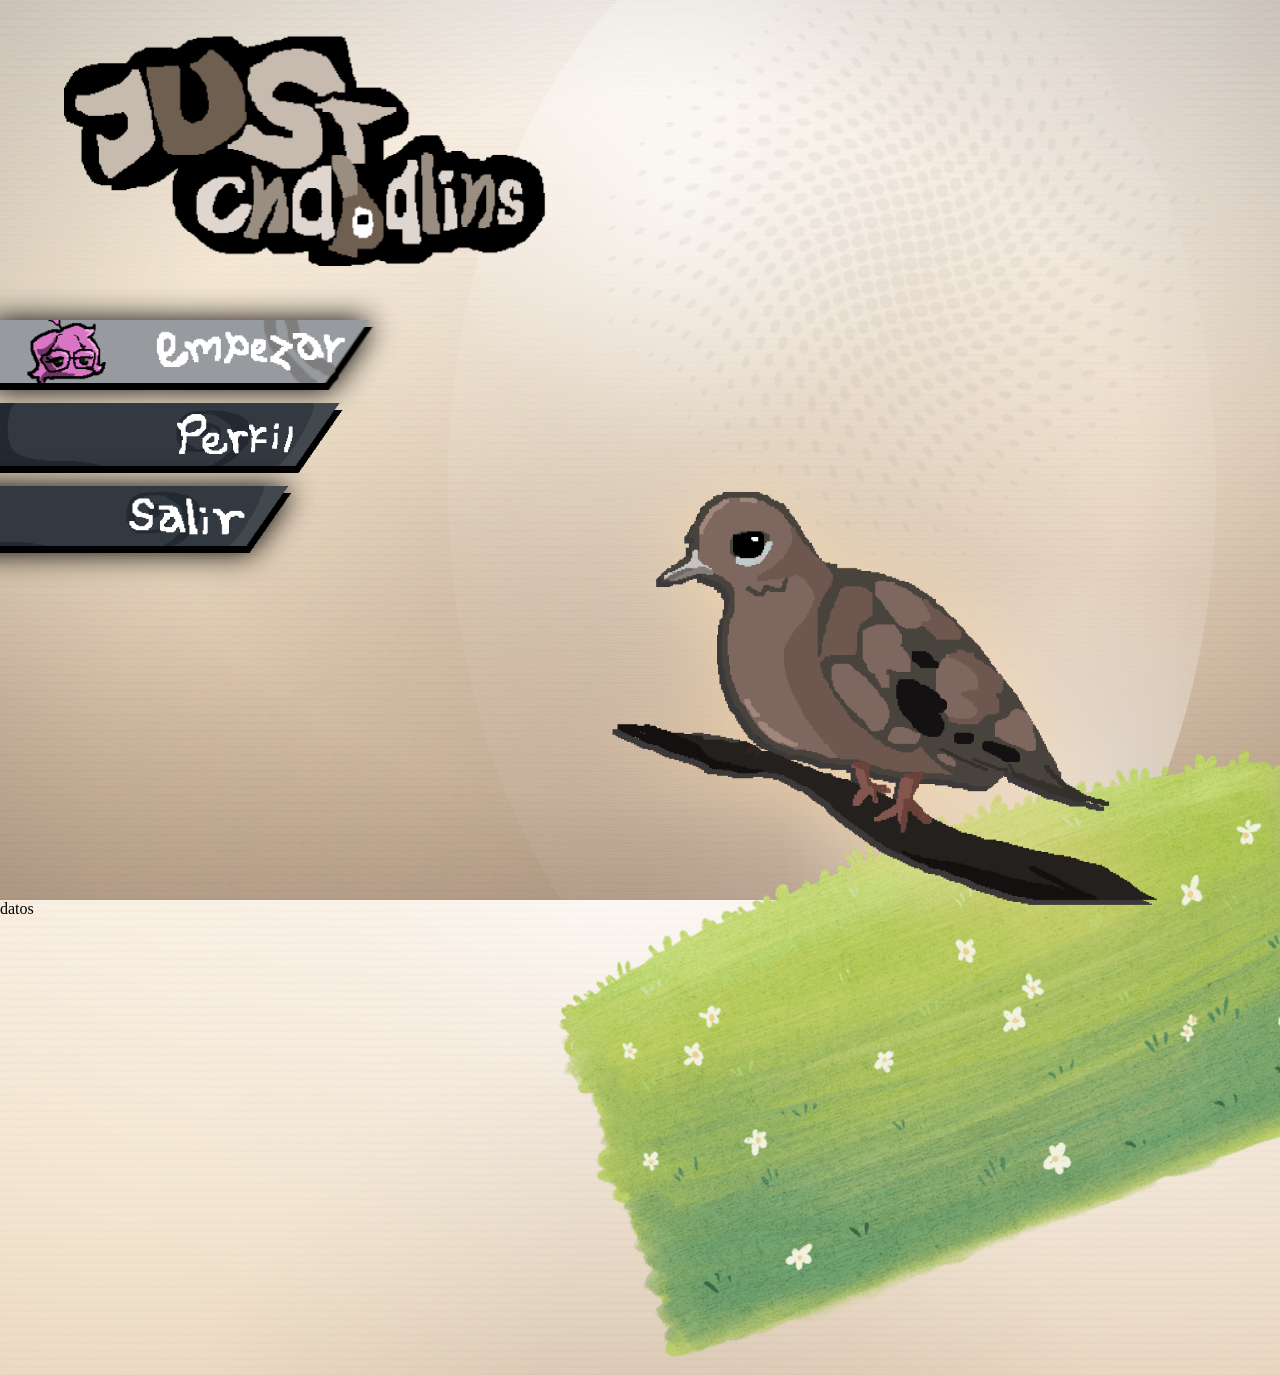
<file: justChabalin/index.html>
<!DOCTYPE html>
<html lang="es">

<head>
    <meta charset="UTF-8">
    <link rel="shortcut icon" href="imagenes/anaIcon.ico" type="image/x-icon">
    <link rel="stylesheet" href="css/style.css">
    <meta name="viewport" content="width=device-width, initial-scale=1.0">
    <title>JustChabalin</title>
</head>

<body>
    <img id="this" src="imagenes/pastooo.png">
    <audio loop id="menuTheme" src="audio/menuTheme.mp3"></audio>
    <audio id="btnHoverSound" src="audio/btnSound.mp3"></audio>
    <audio id="menuConfirmado" src="audio/menuConfirmado.mp3"></audio>
    <div id="negro"></div>
    <main>
        <div id="leftSide">
            <img id="logo" src="imagenes/logoChabals.png" alt="Logo">
            <div class="si" id="buttons">
                <button id="empezar"><img id="anaIcon" src="imagenes/anaIcon.png"><img class="other"
                        src="imagenes/empezar.png" alt="Empezar"></button>
                <button id="perfil"><img class="other" src="imagenes/perfil.png" alt="Perfil"></button>
                <button id="salir"><img class='other' src="imagenes/salir.png" alt="Salir"></button>
            </div>
        </div>
        <img id="gradiente" src="imagenes/gradient.png" alt="gradiente">
        <img src="imagenes/chabalinBailando.gif" id="chabalin" alt="torcaza">
        <div id="circulo">
        </div>
    </main>

    <script src="js/java.js"></script>
</body>

</html>datos
</file>
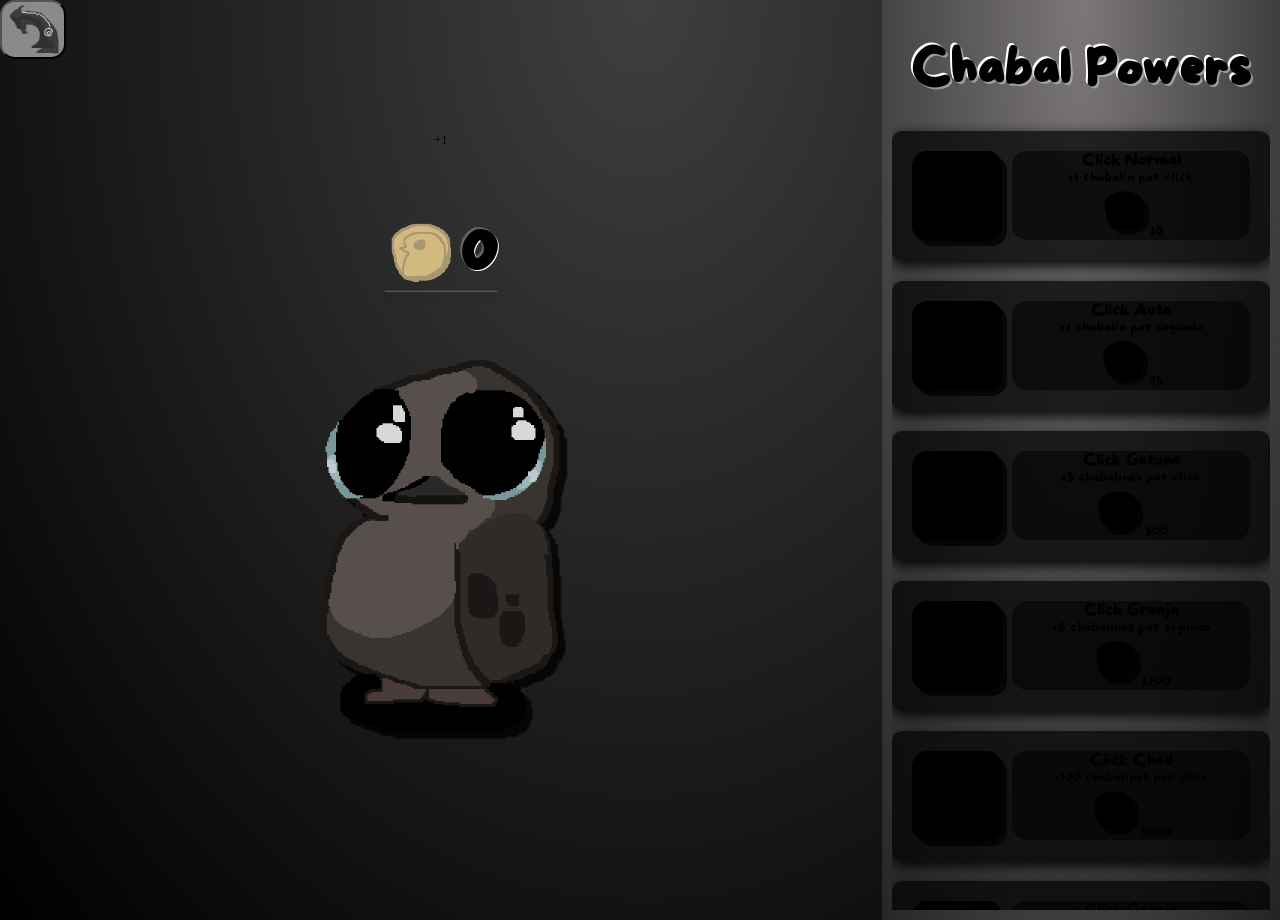
<file: justChabalin/clicker.html>
<!DOCTYPE html>
<html lang="es">

<head>
    <meta charset="UTF-8">
    <link rel="shortcut icon" href="imagenes/anaIcon.ico" type="image/x-icon">
    <link rel="stylesheet" href="css/clicker.css">
    <meta name="viewport" content="width=device-width, initial-scale=1.0">
    <title>Clicker</title>
</head>

<body>
    <main>
        <audio id="soundClicker" src="audio/soundClicker.mp3"></audio>
        <audio loop id="clickerTheme" src="audio/clickerTheme.mp3"></audio>
        <audio id="money" src="audio/dollarz.mp3"></audio>
        <div id="moreMoney"> +20 <img src="imagenes/minijuegos/coin.png"></div>
        <div id="negro"></div>
        <div id="extraButtons">
            <button id="volver"><img src="imagenes/minijuegos/icon2.png"></button>
        </div>
        <div id="left">
            <div id="thisSide">
                <p id="sumador">+1</p>
                <h2 id="contador"><img src="imagenes/minijuegos/coin.png">0</h2>
                <img id="bird" src="imagenes/minijuegos/birdClicker.gif">
            </div>
        </div>
        <div id="right">
            <div id="rightBar">
                <h1>Chabal Powers</h1>

                <button id="clickNormal" class="power">
                    <img src="imagenes/minijuegos/sprite_00.png">
                    <div class="rightInfo">
                        <h2>Click Normal</h2>
                        <p>+1 chabalín por click</p>
                        <div class="price">
                            <img class="littCoin" src="imagenes/minijuegos/coin.png">10
                        </div>
                    </div>
                </button>

                <button id="clickAuto" class="power">
                    <img src="imagenes/minijuegos/sprite_01.png">
                    <div class="rightInfo">
                        <h2>Click Auto</h2>
                        <p>+1 chabalín por segundo</p>
                        <div class="price">
                            <img class="littCoin" src="imagenes/minijuegos/coin.png">75
                        </div>
                    </div>
                </button>

                <button id="clickGatuno" class="power">
                    <img src="imagenes/minijuegos/sprite_02.png">
                    <div class="rightInfo">
                        <h2>Click Gatuno</h2>
                        <p>+5 chabalines por click</p>
                        <div class="price">
                            <img class="littCoin" src="imagenes/minijuegos/coin.png">300
                        </div>
                    </div>
                </button>

                <button id="clickGranja" class="power">
                    <img src="imagenes/minijuegos/sprite_03.png">
                    <div class="rightInfo">
                        <h2>Click Granja</h2>
                        <p>+6 chabalines por segundo</p>
                        <div class="price">
                            <img class="littCoin" src="imagenes/minijuegos/coin.png">1200
                        </div>
                    </div>
                </button>

                <button id="clickChad" class="power">
                    <img src="imagenes/minijuegos/sprite_04.png">
                    <div class="rightInfo">
                        <h2>Click Chad</h2>
                        <p>+100 chabalines por click</p>
                        <div class="price">
                            <img class="littCoin" src="imagenes/minijuegos/coin.png">8000
                        </div>
                    </div>
                </button>

                <button id="clickGaraje" class="power">
                    <img src="imagenes/minijuegos/sprite_05.png">
                    <div class="rightInfo">
                        <h2>Click Garaje</h2>
                        <p>+100 chabalines por segundo</p>
                        <div class="price">
                            <img class="littCoin" src="imagenes/minijuegos/coin.png">30000
                        </div>
                    </div>
                </button>

                <button id="clickXXL" class="power">
                    <img src="imagenes/minijuegos/sprite_06.png">
                    <div class="rightInfo">
                        <h2>Click XXL</h2>
                        <p>+1,000 chabalines por click</p>
                        <div class="price">
                            <img class="littCoin" src="imagenes/minijuegos/coin.png">200000
                        </div>
                    </div>
                </button>

                <button id="clickFabrica" class="power">
                    <img src="imagenes/minijuegos/sprite_07.png">
                    <div class="rightInfo">
                        <h2>Click Fábrica</h2>
                        <p>+1,000 chabalines por segundo</p>
                        <div class="price">
                            <img class="littCoin" src="imagenes/minijuegos/coin.png">800000
                        </div>
                    </div>
                </button>

                <button id="clickUwU" class="power">
                    <img src="imagenes/minijuegos/sprite_08.png">
                    <div class="rightInfo">
                        <h2>Click :3</h2>
                        <p>+5,000 chabalines por click</p>
                        <div class="price">
                            <img class="littCoin" src="imagenes/minijuegos/coin.png">3000000
                        </div>
                    </div>
                </button>

                <button id="clickCastillo" class="power">
                    <img src="imagenes/minijuegos/sprite_09.png">
                    <div class="rightInfo">
                        <h2>Click Castillo</h2>
                        <p>+6,000 chabalines por segundo</p>
                        <div class="price">
                            <img class="littCoin" src="imagenes/minijuegos/coin.png">12000000
                        </div>
                    </div>
                </button>

                <button id="clickJojos" class="power">
                    <img src="imagenes/minijuegos/sprite_10.png">
                    <div class="rightInfo">
                        <h2>Click Jojo's</h2>
                        <p>+100,000 chabalines por click</p>
                        <div class="price">
                            <img class="littCoin" src="imagenes/minijuegos/coin.png">100000000
                        </div>
                    </div>
                </button>
            </div>
        </div>

    </main>
    <script src="js/clicker.js"></script>
</body>

</html>
</file>
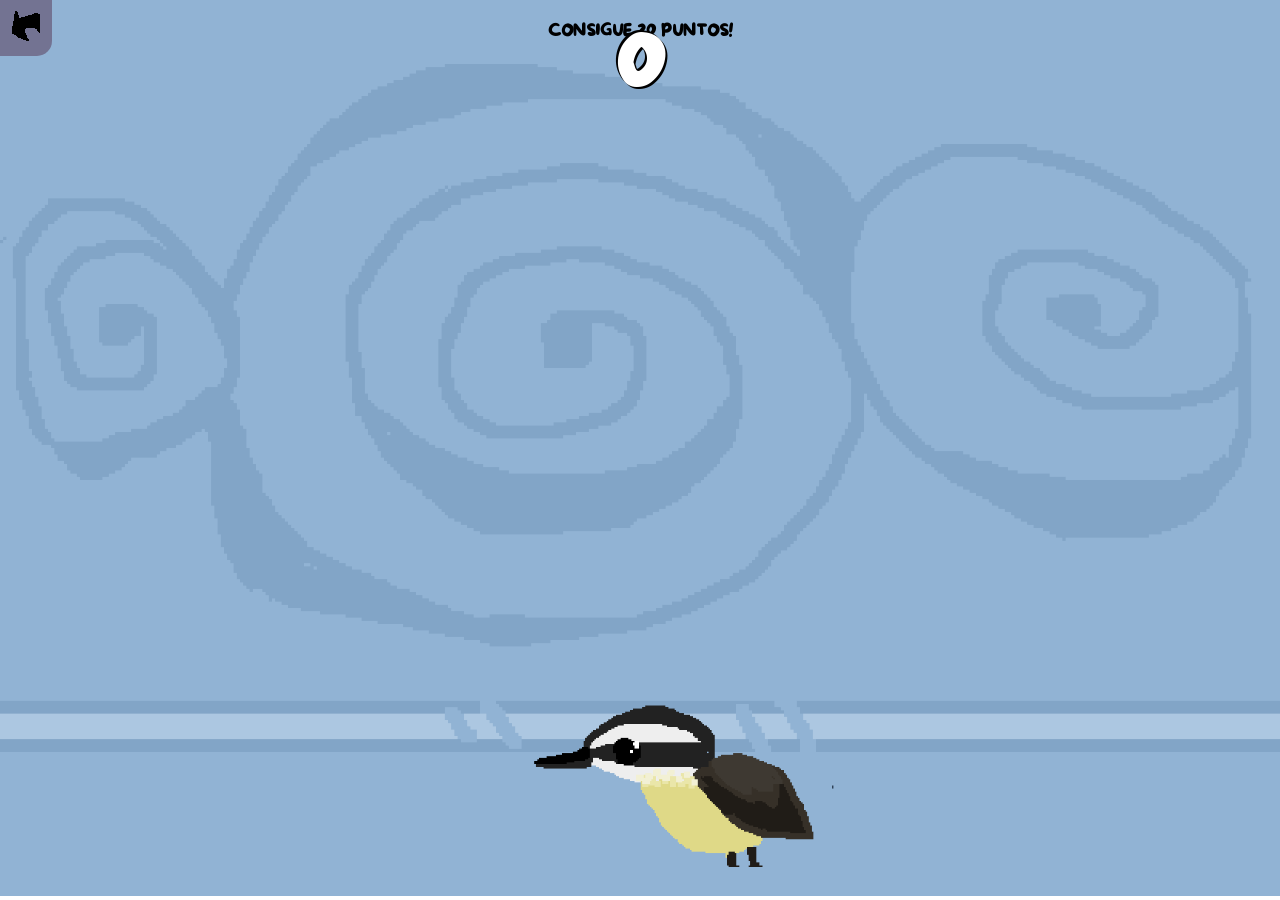
<file: justChabalin/come.html>
<!DOCTYPE html>
<html lang="es">

<head>
    <meta charset="UTF-8">
    <link rel="stylesheet" href="css/come.css">
    <link rel="shortcut icon" href="imagenes/anaIcon.ico" type="image/x-icon">
    <meta name="viewport" content="width=device-width, initial-scale=1.0">
    <title>comeBird</title>
</head>

<body>
    <main>
        <audio id="yay" src="audio/celebrar.mp3"></audio>
        <audio loop id="themee" src="audio/comee.mp3"></audio>
        <audio id="moni" src="audio/dollarz.mp3"></audio>
        <div id="moreMoney"> +20 <img src="imagenes/minijuegos/coin.png"></div>
        <audio id="yumm" src="audio/eating.mp3"></audio>
        <div id="negro"></div>
        <div id="volver"><img src="imagenes/chabalinPedia/volver.png"></div>
        <h4>CONSIGUE 20 PUNTOS!</h4>
        <h2 id="puntaje">0</h2>
        <img id="semilla" src="imagenes/minijuegos/seed.png">
        <div id="hitBoxKiwi">
            <img id="kiwi" src="imagenes/minijuegos/idleKiwii.gif">
        </div>
    </main>


    <script src="js/come.js"></script>
</body>

</html>
</file>
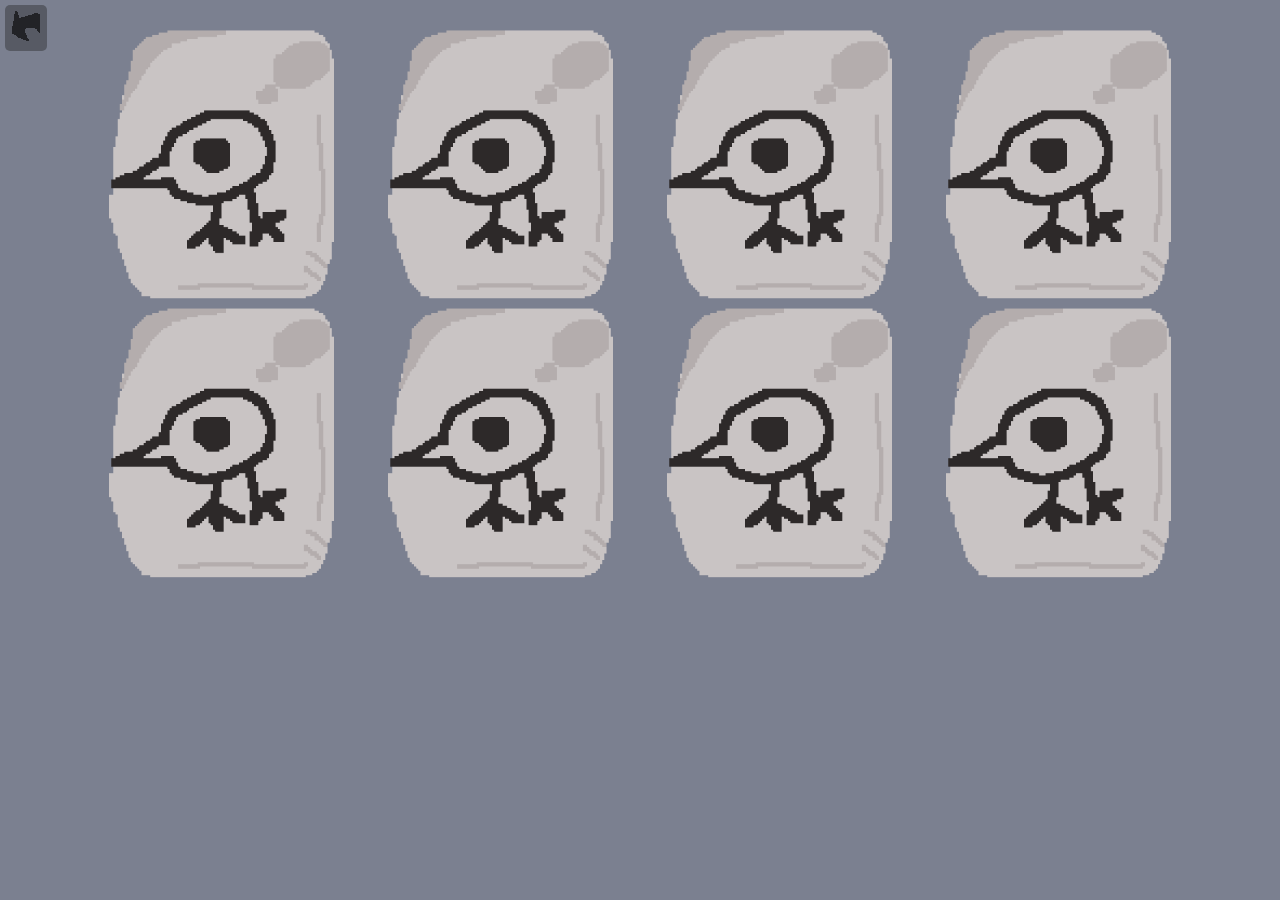
<file: justChabalin/Concentrate.html>
<!DOCTYPE html>
<html lang="es">

<head>
    <meta charset="UTF-8">
    <link rel="shortcut icon" href="imagenes/anaIcon.ico" type="image/x-icon">
    <link rel="stylesheet" href="css/concentrate.css">
    <meta name="viewport" content="width=device-width, initial-scale=1.0">
    <title>Concentrate</title>
</head>

<body>
    <main>
        <audio id="yay" src="audio/celebrar.mp3"></audio>
        <audio id="point" src="audio/point.mp3"></audio>
        <audio id="mix" src="audio/oneCard.mp3"></audio>
        <audio id="moni" src="audio/dollarz.mp3"></audio>
        <div id="moreMoney"> +20 <img src="imagenes/minijuegos/coin.png"></div>
        <audio loop id="concentSong" src="audio/concentrate.mp3"></audio>
        <div id="negro"></div>
        <div id="volver"><img src="imagenes/chabalinPedia/volver.png"></div>
        <div id="cuadricula">
        </div>

    </main>
    <script src="js/concentrate.js"></script>
</body>

</html>
</file>
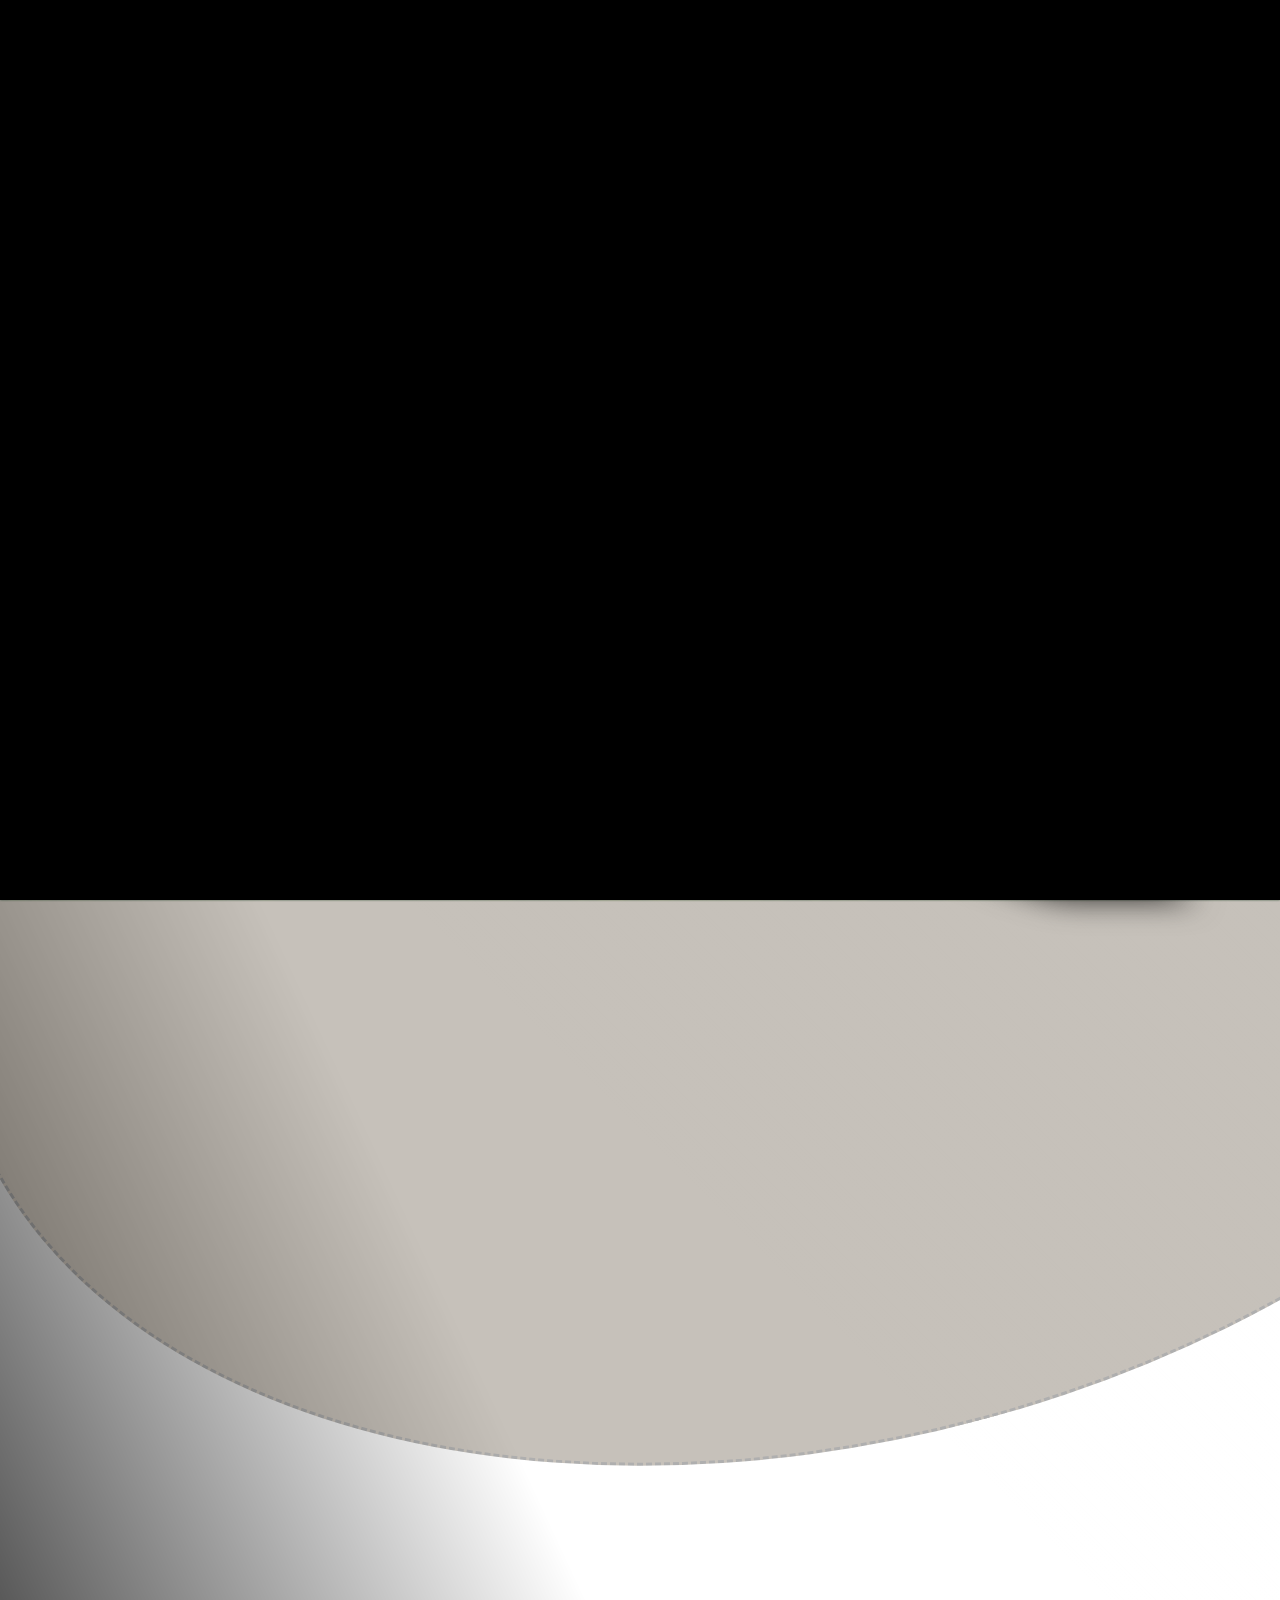
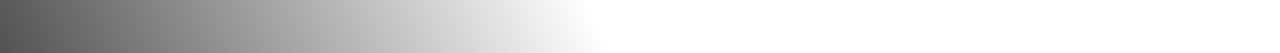
<file: justChabalin/descripcion.html>
<!DOCTYPE html>
<html lang="es">

<head>
    <meta charset="UTF-8">
    <link rel="shortcut icon" href="imagenes/anaIcon.ico" type="image/x-icon">
    <link rel="stylesheet" href="css/descripcion.css">
    <meta name="viewport" content="width=device-width, initial-scale=1.0">
    <title>Description</title>
</head>

<body>
    <audio loop id="menuTheme" src="audio/chabalPediaTheme.mp3"></audio>
    <div id="negro"></div>
    <header>
        <div id="right">
            <button id="favorito"><svg id="favSvg" xmlns="http://www.w3.org/2000/svg" viewBox="0 0 35 32" fill="#edd7bd">
                    <polygon
                        points="27.865 31.83 17.615 26.209 7.462 32.009 9.553 20.362 0.99 12.335 12.532 10.758 17.394 0 22.436 10.672 34 12.047 25.574 20.22" />
                </svg>favorito</button>
            <button id="voz" class="btnUp"><svg xmlns="http://www.w3.org/2000/svg" viewBox="0 0 48 48" fill="#edd7bd">
                    <path
                        d="M34,6h-.6l-30,8.8A2,2,0,0,0,2,16.8v9a2.2,2.2,0,0,0,1.4,2l30,8.8H34a2,2,0,0,0,2-2V8A2,2,0,0,0,34,6ZM19.1,34.2,8.4,31l1.3,8.4A2.9,2.9,0,0,0,12.6,42h4.5a2.8,2.8,0,0,0,2.1-1,3.4,3.4,0,0,0,.8-2.6Z" />
                    <path
                        d="M40,15.3a1.5,1.5,0,0,0,.9-.2l4-2a2,2,0,0,0-1.8-3.6l-4,2a2,2,0,0,0-.9,2.7A2.1,2.1,0,0,0,40,15.3Z" />
                    <path
                        d="M44.9,29.6l-4-2a2.1,2.1,0,0,0-2.7.8,2,2,0,0,0,.9,2.7l4,2a1.5,1.5,0,0,0,.9.2,2.1,2.1,0,0,0,1.8-1.1A1.9,1.9,0,0,0,44.9,29.6Z" />
                    <path d="M40,23.3h4a2,2,0,0,0,0-4H40a2,2,0,0,0,0,4Z" />
                </svg>mi voz</button>
            <button id="volver" class="btnUp"><svg xmlns="http://www.w3.org/2000/svg" viewBox="0 0 512 512"
                    fill="#edd7bd">
                    <path
                        d="M320,112H192V48h-32L0,208l160,160h32v-64h160c88.365,0,112,71.635,112,160h48V304C512,197.962,426.038,112,320,112z" />
                </svg>volver</button>
        </div>
    </header>
    <div id="circle"></div>
    <div id="encabezado">
        <img src="imagenes/description/header.png">
        <div class="contenido">
            <img src="imagenes/description/chabalinText.png">
            <img id="name" src="imagenes/description/ownName/1.png">
            <p id="nombreCientifico">zeinada auricalata</p>
        </div>
    </div>
    <main>
        <div id="informacion">
            <div id="izquierda">
                <div id="mas"><img id="more" src="imagenes/description/masdemi.png"></div>

                <p id="descripcion">Aunque muchos ni me notan, soy una de las aves más comunes de Colombia. Me encanta
                    pasear por parques
                    y jardines buscando algo para comer.</p>
                <button id="rareza">común <svg xmlns="http://www.w3.org/2000/svg" viewBox="0 0 35 32" fill="#edd7bd">
                        <polygon
                            points="27.865 31.83 17.615 26.209 7.462 32.009 9.553 20.362 0.99 12.335 12.532 10.758 17.394 0 22.436 10.672 34 12.047 25.574 20.22" />
                    </svg></button>
            </div>
            <div id="derecha">
                <svg fill="#000000" viewBox="0 0 512 512" xmlns="http://www.w3.org/2000/svg">
                    <g id="SVGRepo_bgCarrier" stroke-width="0"></g>
                    <g id="SVGRepo_tracerCarrier" stroke-linecap="round" stroke-linejoin="round"></g>
                    <g id="SVGRepo_iconCarrier">
                        <path
                            d="M512 0C460.22 3.56 96.44 38.2 71.01 287.61c-3.09 26.66-4.84 53.44-5.99 80.24l178.87-178.69c6.25-6.25 16.4-6.25 22.65 0s6.25 16.38 0 22.63L7.04 471.03c-9.38 9.37-9.38 24.57 0 33.94 9.38 9.37 24.59 9.37 33.98 0l57.13-57.07c42.09-.14 84.15-2.53 125.96-7.36 53.48-5.44 97.02-26.47 132.58-56.54H255.74l146.79-48.88c11.25-14.89 21.37-30.71 30.45-47.12h-81.14l106.54-53.21C500.29 132.86 510.19 26.26 512 0z">
                        </path>
                    </g>
                </svg>
                <p id="tamaño">Tamaño: 22-33cm</p>
                <svg xmlns="http://www.w3.org/2000/svg" viewBox="0 0 35 32" fill="#000000">
                    <polygon
                        points="27.865 31.83 17.615 26.209 7.462 32.009 9.553 20.362 0.99 12.335 12.532 10.758 17.394 0 22.436 10.672 34 12.047 25.574 20.22" />
                </svg>
                <p id="rarezaP">Rareza: común</p>
                <svg fill='#000000' viewBox='0 -3.84 122.88 122.88' xmlns='http://www.w3.org/2000/svg'>
                    <path
                        d='M29.03,100.46l20.79-25.21l9.51,12.13L41,110.69C33.98,119.61,20.99,110.21,29.03,100.46L29.03,100.46z M53.31,43.05c1.98-6.46,1.07-11.98-6.37-20.18L28.76,1c-2.58-3.03-8.66,1.42-6.12,5.09L37.18,24c2.75,3.34-2.36,7.76-5.2,4.32L16.94,9.8c-2.8-3.21-8.59,1.03-5.66,4.7c4.24,5.1,10.8,13.43,15.04,18.53c2.94,2.99-1.53,7.42-4.43,3.69L6.96,18.32c-2.19-2.38-5.77-0.9-6.72,1.88c-1.02,2.97,1.49,5.14,3.2,7.34L20.1,49.06c5.17,5.99,10.95,9.54,17.67,7.53c1.03-0.31,2.29-0.94,3.64-1.77l44.76,57.78c2.41,3.11,7.06,3.44,10.08,0.93l0.69-0.57c3.4-2.83,3.95-8,1.04-11.34L50.58,47.16C51.96,45.62,52.97,44.16,53.31,43.05z M65.98,55.65l7.37-8.94C63.87,23.21,99-8.11,116.03,6.29C136.72,23.8,105.97,66,84.36,55.57l-8.73,11.09L65.98,55.65z' />
                </svg>
                <p id="alimentacion">Alimentación: Semillas, granos y pequeños frutos.</p>
                <svg viewBox='0 0 16 16' fill='none' xmlns='http://www.w3.org/2000/svg'>
                    <path d='M2 8V6L8 0L14 6V8H11L14 11V13H9V16H7V13H2V11L5 8H2Z' fill='#000000' />
                </svg>
                <p id="habitad">Hábitat: Parques, campos, jardines y bosques abiertos.</p>
            </div>
        </div>
        <img id="Dancing" src="imagenes/chabalinPedia/chabalinAnimation/1.gif">

    </main>


    <script src="js/descripcion.js"></script>
</body>

</html>
</file>
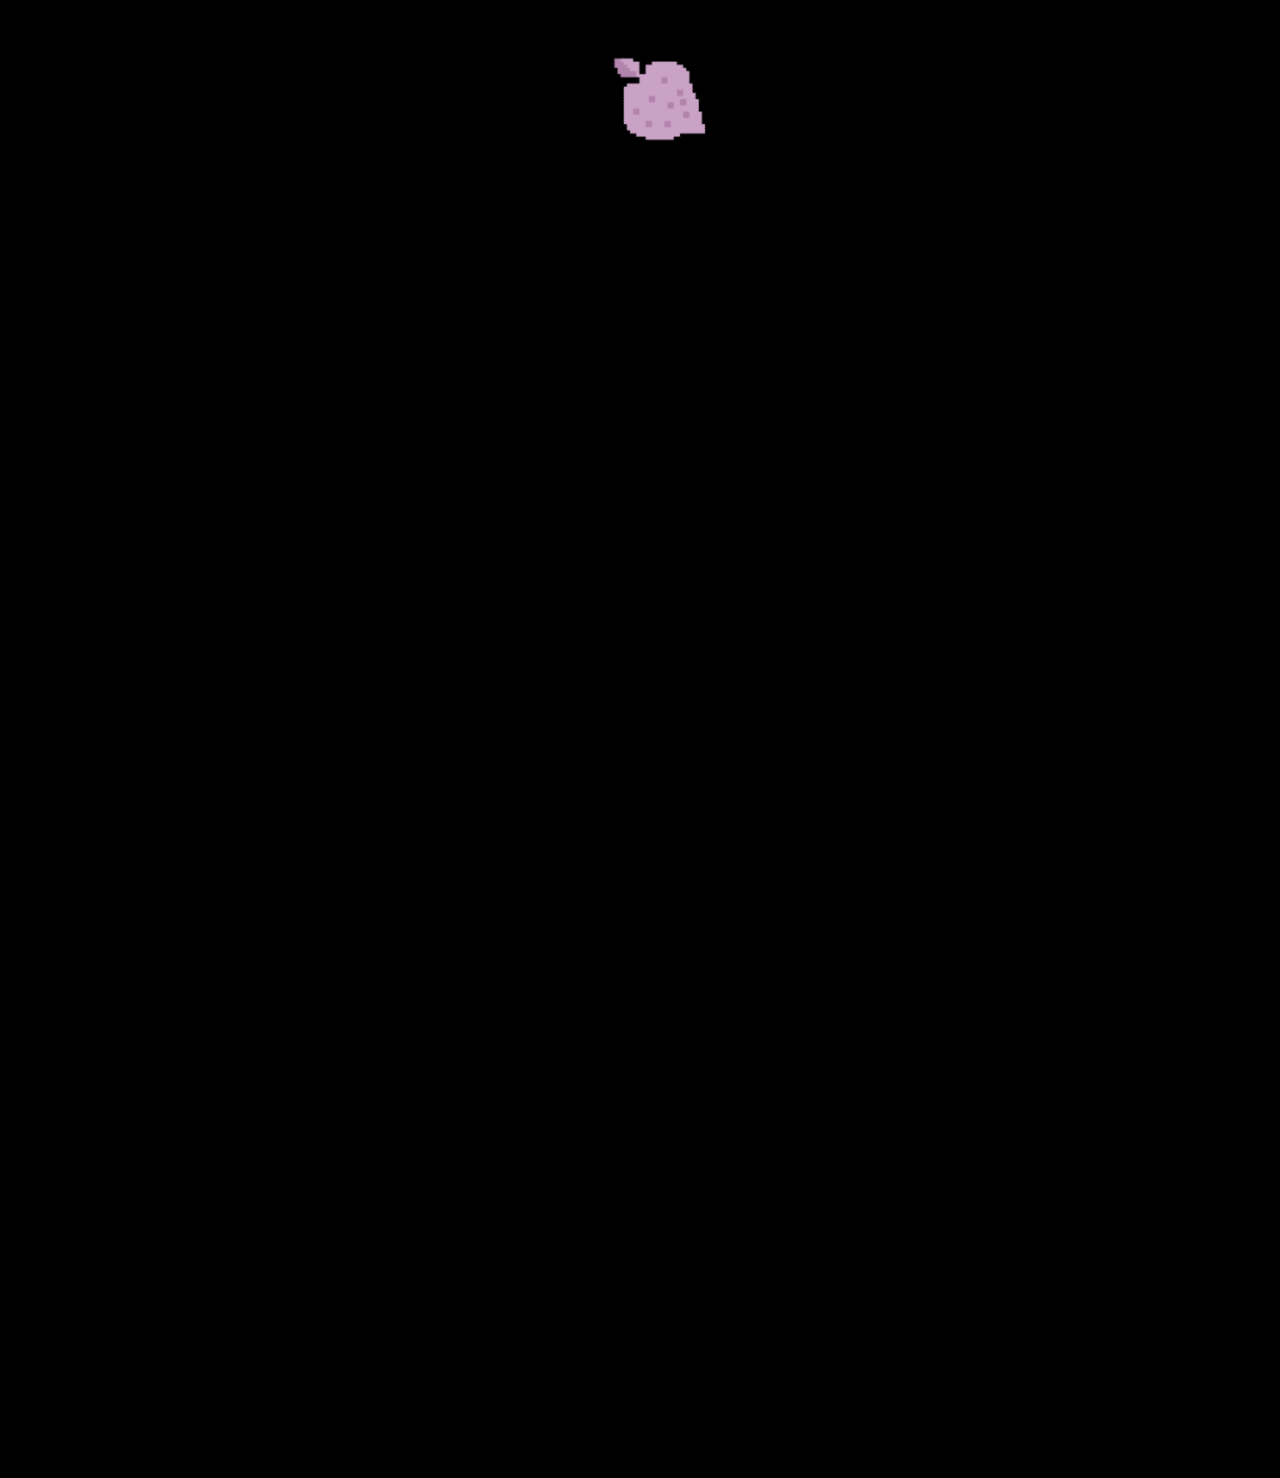
<file: justChabalin/final.html>
<!DOCTYPE html>
<html lang="es">

<head>
    <meta charset="UTF-8">
    <link rel="shortcut icon" href="imagenes/anaIcon.ico" type="image/x-icon">
    <link rel="stylesheet" href="css/final.css">
    <meta name="viewport" content="width=device-width, initial-scale=1.0">
    <title>..!?</title>
</head>

<body>
    <audio id="congrats" src="audio/archivementReal.mp3"></audio>
    <audio id="KMON" src="audio/BOOM.mp3"></audio>
    <audio id="spark" src="audio/vibrar.mp3"></audio>
    <audio id="cartitaShow" src="audio/card.mp3"></audio>
    <audio id="epico" src="audio/epico.mp3"></audio>
    <audio id="yay" src="audio/celebrar.mp3"></audio>
    <audio id="theme" src="audio/Finale.mp3"></audio>
    <audio id="upp" src="audio/up.mp3"></audio>
    <div id="negro"></div>
    <div id="transicionFondo"></div>
    <main>
        <div id="thisss">
            <div id="another">
                <div id="cardd">
                    <img id="actualBirdo" src="imagenes/chabalinPedia/chabalinAnimation/30.gif">
                </div>
            </div>
        </div>
        <img id="passingBy" src="imagenes/final/pinkBird.gif">
        <div id="allOfHearts">
            <div id="transicionFondo"></div>
            <img id="ocho" src="imagenes/final/simbols0.png">
            <div id="thisUpper">
                <div id="almas">
                    <img id="uno" class="soul" src="imagenes/final/simbols7.png">
                    <img id="dos" class="soul" src="imagenes/final/simbols1.png">

                    <img id="tres" class="soul" src="imagenes/final/simbols2.png">
                    <img id="cuatro" class="soul" src="imagenes/final/simbols3.png">

                    <img id="cinco" class="soul" src="imagenes/final/simbols4.png">
                    <img id="seis" class="soul" src="imagenes/final/simbols5.png">

                    <img id="siete" class="soul" src="imagenes/final/simbols6.png">
                </div>
            </div>
        </div>
        <div id="character">
            <img id="anaEntering" src="imagenes/final/anaEntering.gif">
            <div id="anaIntroduction">
                <img id="fondo" src="imagenes/final/anaEpik.png">
                <div id="contenedorPaper">
                    <img id="papel" src="imagenes/final/anaEpikPaper.png">

                    <video id="videoLines" autoplay muted loop playsinline>
                        <source src="imagenes/final/lines.mp4" type="video/mp4">
                    </video>
                </div>
            </div>
        </div>
        <img id="bird" src="imagenes/chabalinPedia/chabalinAnimation/30.gif">
        <div id="banda">
            <img id="trumpetBoy" src="imagenes/final/trumpetBoy.gif">
            <img id="pianoBoy" src="imagenes/final/pianoBoy.gif">
            <img id="drumsBoy" src="imagenes/final/drumsBoy.gif">
            <img id="trianguloBoy" src="imagenes/final/trianguloBoy.gif">
        </div>
    </main>
    <h1 id="determination">ESTAS LLENO DE DETERMINACION</h1>

    <div id="archivement">
        <img src="imagenes/anaIcon.png">
        <div id="derecha">
            <h2 id="textoLogro">La elegida.</h2>
            <h2 id="contextoLogro">Consigue a ana</h2>
        </div>
    </div>



    <script src="js/final.js"></script>
</body>

</html>
</file>
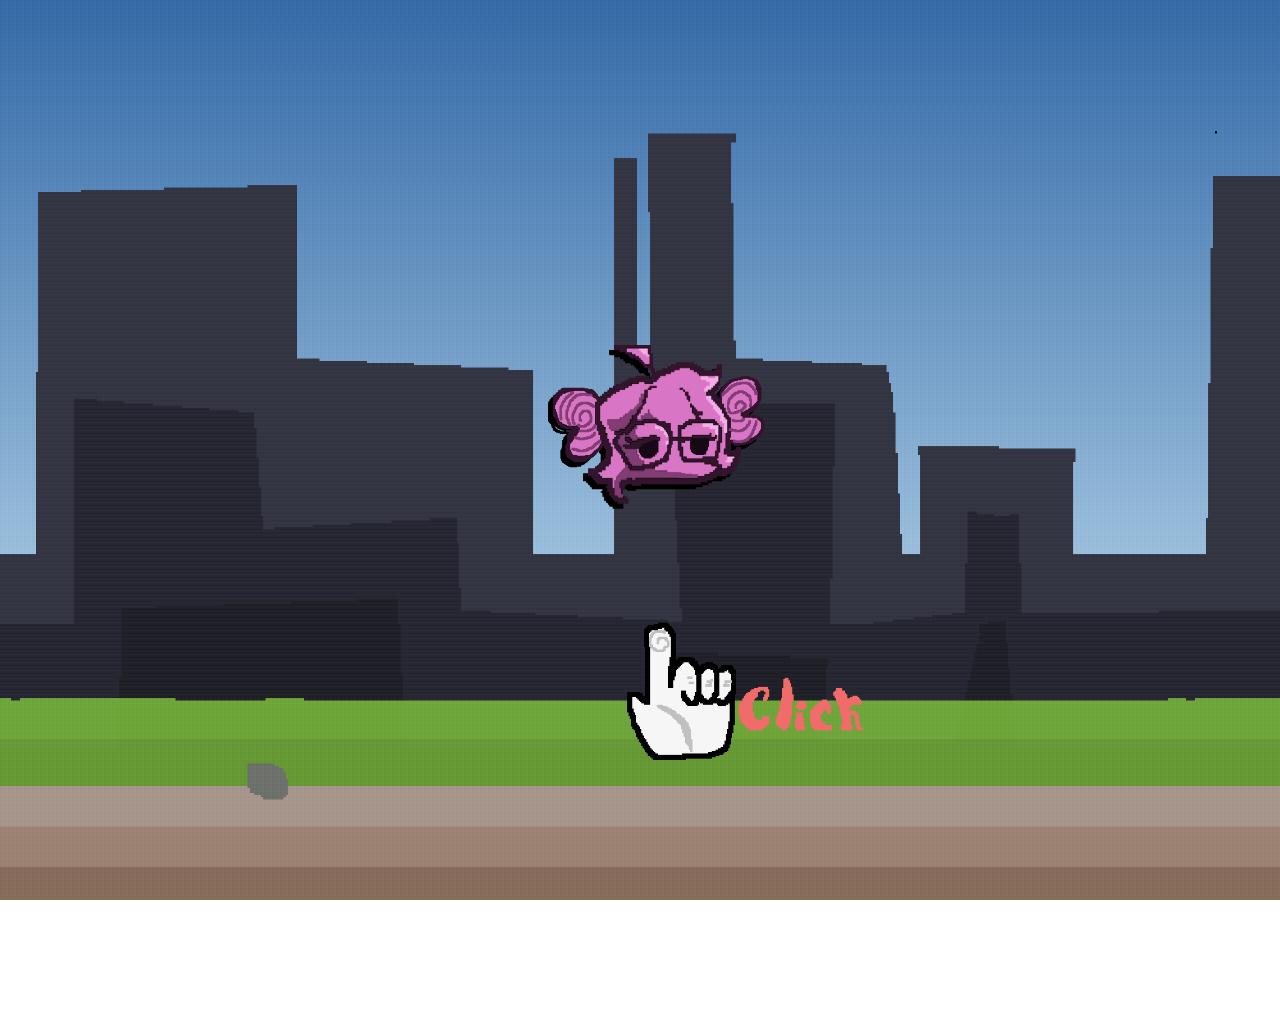
<file: justChabalin/flappy.html>
<!DOCTYPE html>
<html lang="es">

<head>
    <meta charset="UTF-8">
    <link rel="shortcut icon" href="imagenes/anaIcon.ico" type="image/x-icon">
    <link rel="stylesheet" href="css/flappy.css">
    <meta name="viewport" content="width=device-width, initial-scale=1.0">
    <title>flappyShabal</title>
</head>

<body>
    <main>
        <audio id="lesgo" src="audio/confirmar.mp3"></audio>
        <audio id="beep" src="audio/beep.mp3"></audio>
        <audio id="gameOut" src="audio/gameOver.mp3"></audio>
        <audio id="chocado" src="audio/chocado.mp3"></audio>
        <audio id="point" src="audio/point.mp3"></audio>
        <audio id="saltito" src="audio/jump.mp3"></audio>
        <audio loop id="playing" src="audio/flappyAna.mp3"></audio>
        <img id="clickHere" src="imagenes/minijuegos/clikHere.png">
        <div id="fondo"></div>
        <div id="youLose">
            <img id="thingi" src="imagenes/minijuegos/gameover.png">
            <p id="textAparecer"></p>
            <h2 id="puntajeHtml">puntaje:</h2>
            <div id="bastanteA">
                <button id="rendirse">Rendirse</button>
                <button id="continuar">Continuar</button>
            </div>
        </div>

        <div id="negro"></div>
        <div id="contador">0</div>
        <div id="pasto"></div>
        <div src="imagenes/minijuegos/anaIcon.png" id="jugador">
            <img id="icon" src="imagenes/minijuegos/anaIcon.png">
        </div>
        <div id="escenario">
            <div id="tuberia1" class="tuber">
                <div class="bad" id="arribaTub">
                    <img id="head" src="imagenes/minijuegos/cabeza.png">
                    <img src="imagenes/minijuegos/cuerpo.png">
                </div>
                <div class="bad" id="abajoTub">
                    <img id="head" src="imagenes/minijuegos/cabeza.png">
                    <img src="imagenes/minijuegos/cuerpo.png">
                    <img src="imagenes/minijuegos/cuerpo.png">
                </div>
            </div>
            <div id="tuberia2" class="tuber">
                <div class="bad" id="arribaTub2">
                    <img id="head" src="imagenes/minijuegos/cabeza.png">
                    <img src="imagenes/minijuegos/cuerpo.png">
                    <img src="imagenes/minijuegos/cuerpo.png">

                </div>
                <div class="bad" id="abajoTub2">
                    <img id="head" src="imagenes/minijuegos/cabeza.png">
                    <img src="imagenes/minijuegos/cuerpo.png">

                </div>
            </div>
            <div id="tuberia3" class="tuber">
                <div class="bad" id="arribaTub3">
                    <img id="head" src="imagenes/minijuegos/cabeza.png">
                    <img src="imagenes/minijuegos/cuerpo.png">

                </div>
                <div class="bad" id="abajoTub3">
                    <img id="head" src="imagenes/minijuegos/cabeza.png">
                    <img src="imagenes/minijuegos/cuerpo.png">
                    <img src="imagenes/minijuegos/cuerpo.png">
                </div>
            </div>
            <div id="tuberia4" class="tuber">
                <div class="bad" id="arribaTub4">
                    <img id="head" src="imagenes/minijuegos/cabeza.png">
                    <img src="imagenes/minijuegos/cuerpo.png">
                    <img src="imagenes/minijuegos/cuerpo.png">

                </div>
                <div class="bad" id="abajoTub4">
                    <img id="head" src="imagenes/minijuegos/cabeza.png">
                    <img src="imagenes/minijuegos/cuerpo.png">
                </div>
            </div>

            <div id="tuberia5" class="tuber">
                <div class="bad" id="arribaTub5">
                    <img id="head" src="imagenes/minijuegos/cabeza.png">

                </div>
                <div class="bad" id="abajoTub5">
                    <img id="head" src="imagenes/minijuegos/cabeza.png">
                    <img src="imagenes/minijuegos/cuerpo.png">
                    <img src="imagenes/minijuegos/cuerpo.png">
                    <img src="imagenes/minijuegos/cuerpo.png">
                </div>
            </div>
        </div>
    </main>
    <script src="js/flappy.js"></script>
</body>

</html>
</file>
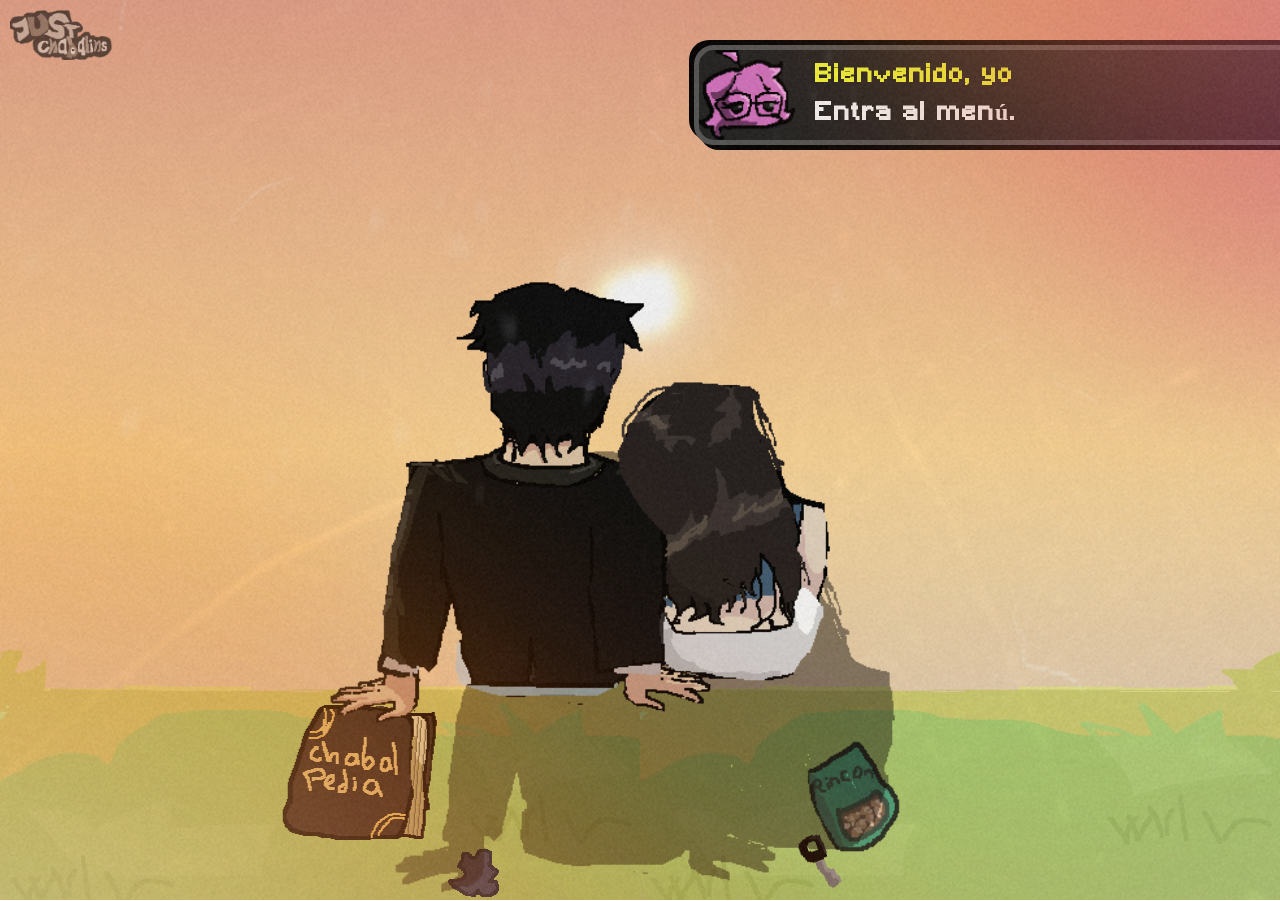
<file: justChabalin/menú.html>
<!DOCTYPE html>
<html lang="es">

<head>
    <meta charset="UTF-8">
    <link rel="stylesheet" href="css/menú.css">
    <link rel="shortcut icon" href="imagenes/anaIcon.ico" type="image/x-icon">
    <meta name="viewport" content="width=device-width, initial-scale=1.0">
    <title>JustChabalin</title>
</head>

<body>
    <audio id="logro" src="audio/logro.mp3"></audio>
    <audio id="btnHoverSound" src="audio/libroHover.mp3"></audio>
    <audio loop id="out" src="audio/themeFav.mp3"></audio>
    <div id="film"></div>
    <div id="bird">
        <img id="pajaro" src="imagenes/menu/birdFliyng.gif">
    </div>
    <div id="negro"></div>
    <img id="logo" src="imagenes/logoChabals.png">
    <div id="main">
        <div id="archivement">
            <img src="imagenes/anaIcon.png">
            <div id="derecha">
                <h2 id="textoLogro">¡Que tranquilidad!</h2>
                <h2 id="contextoLogro">Consigue el chabalin Tranquilo</h2>
            </div>
        </div>
        <div id="sun">
            <img id="sol" src="imagenes/menu/sol (1).png">
        </div>
        <div id="nosotros">
            <img id="libroChabal" src="imagenes/menu/libroChabal.png">
            <img id="miniGames" src="imagenes/menu/rompecabezas.png">
            <img id="UsImg" src="imagenes/menu/justUs (1).gif">
            <img id="rincon" src="imagenes/menu/rinconChabal.png">
            <img id="llave" src="imagenes/menu/llaves.png">
        </div>
        <div id="pasto">
            <img id="past" src="imagenes/menu/pasto.png">
            <img id="past" src="imagenes/menu/pasto.png">
        </div>
    </div>


    <script src="js/menu.js"></script>
</body>

</html>
</file>
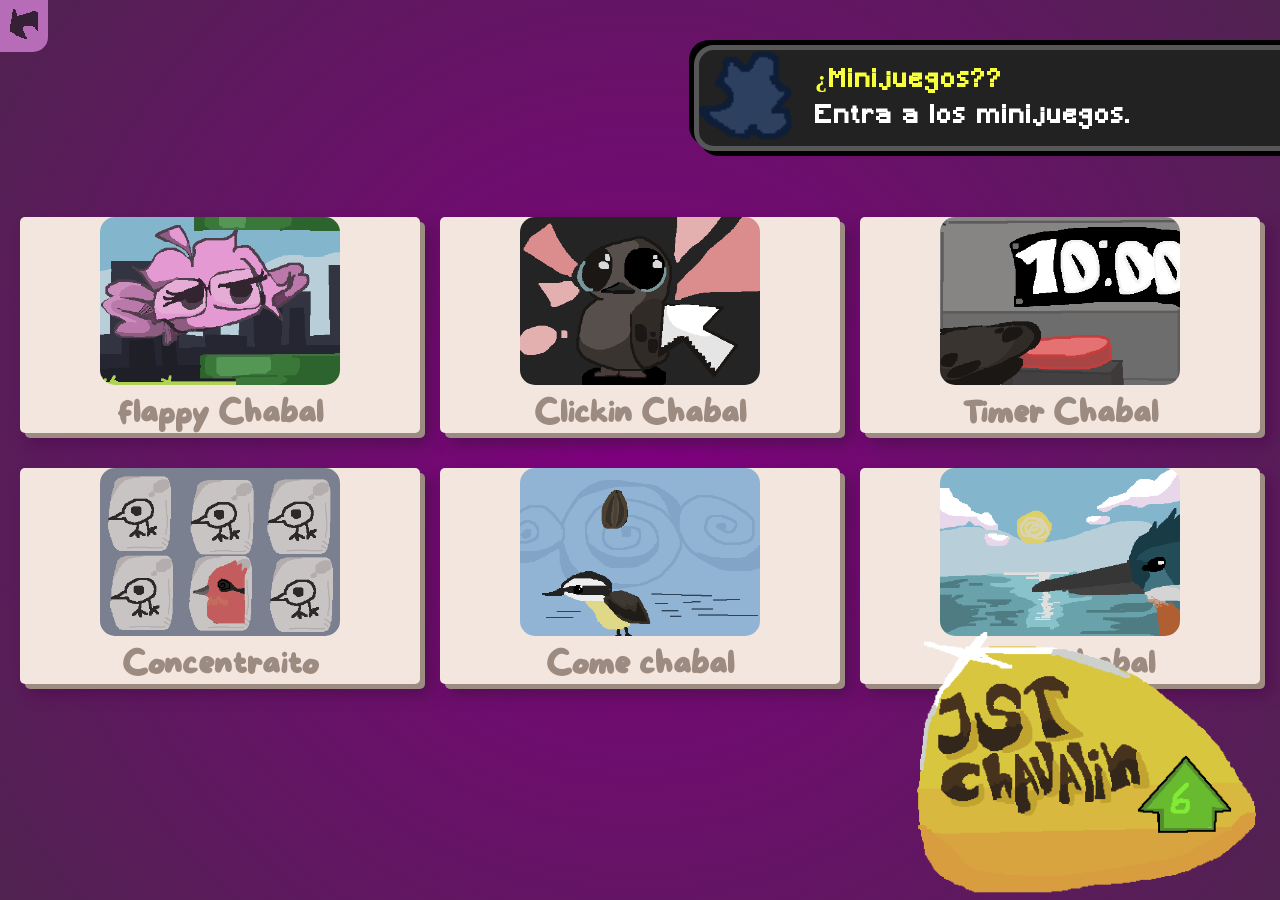
<file: justChabalin/minigames.html>
<!DOCTYPE html>
<html lang="es">

<head>
    <meta charset="UTF-8">
    <link rel="shortcut icon" href="imagenes/anaIcon.ico" type="image/x-icon">
    <link rel="stylesheet" href="css/minigames.css">
    <meta name="viewport" content="width=device-width, initial-scale=1.0">
    <title>Minijuegos</title>
</head>

<body>
    <audio id="logro" src="audio/logro.mp3"></audio>
    <audio id="selected" src="audio/confirmar.mp3"></audio>
    <audio loop id="minigames" src="audio/songMinigames.mp3"></audio>
    <div id="negro"></div>
    <div id="volver"><img src="imagenes/chabalinPedia/volver.png"></div>

    <main>
        <div id="archivement">
            <img src="imagenes/menu/rompecabezas.png">
            <div id="derecha">
                <h2 id="textoLogro">¡Que tranquilidad!</h2>
                <h2 id="contextoLogro">Consigue el chabalin Tranquilo</h2>
            </div>
        </div>
        <div id="contenidoo">
            <div id="top">
                <div class="cada" id="game1">
                    <img src="imagenes/minijuegos/portada1.png">
                    <h1>flappy Chabal</h1>
                </div>

                <div class="cada" id="game2">
                    <img src="imagenes/minijuegos/portada2.png">
                    <h1>Clickin Chabal</h1>
                </div>

                <div class="cada" id="game3">
                    <img src="imagenes/minijuegos/portada3.png">
                    <h1>Timer Chabal</h1>
                </div>
            </div>
            <div id="bottom">

                <div class="cada" id="game4">
                    <img src="imagenes/minijuegos/portada4.png">
                    <h1>Concentraito</h1>
                </div>

                <div class="cada" id="game5">
                    <img src="imagenes/minijuegos/portada5.png">
                    <h1>Come chabal</h1>
                </div>

                <div class="cada" id="game6">
                    <img src="imagenes/minijuegos/portada6.png">
                    <h1>Pesca chabal</h1>
                </div>
            </div>
        </div>
        <img id="frivThing" src="imagenes/minijuegos/jstChabalinGame.png">
    </main>


    <script src="js/minigames.js"></script>
</body>

</html>
</file>
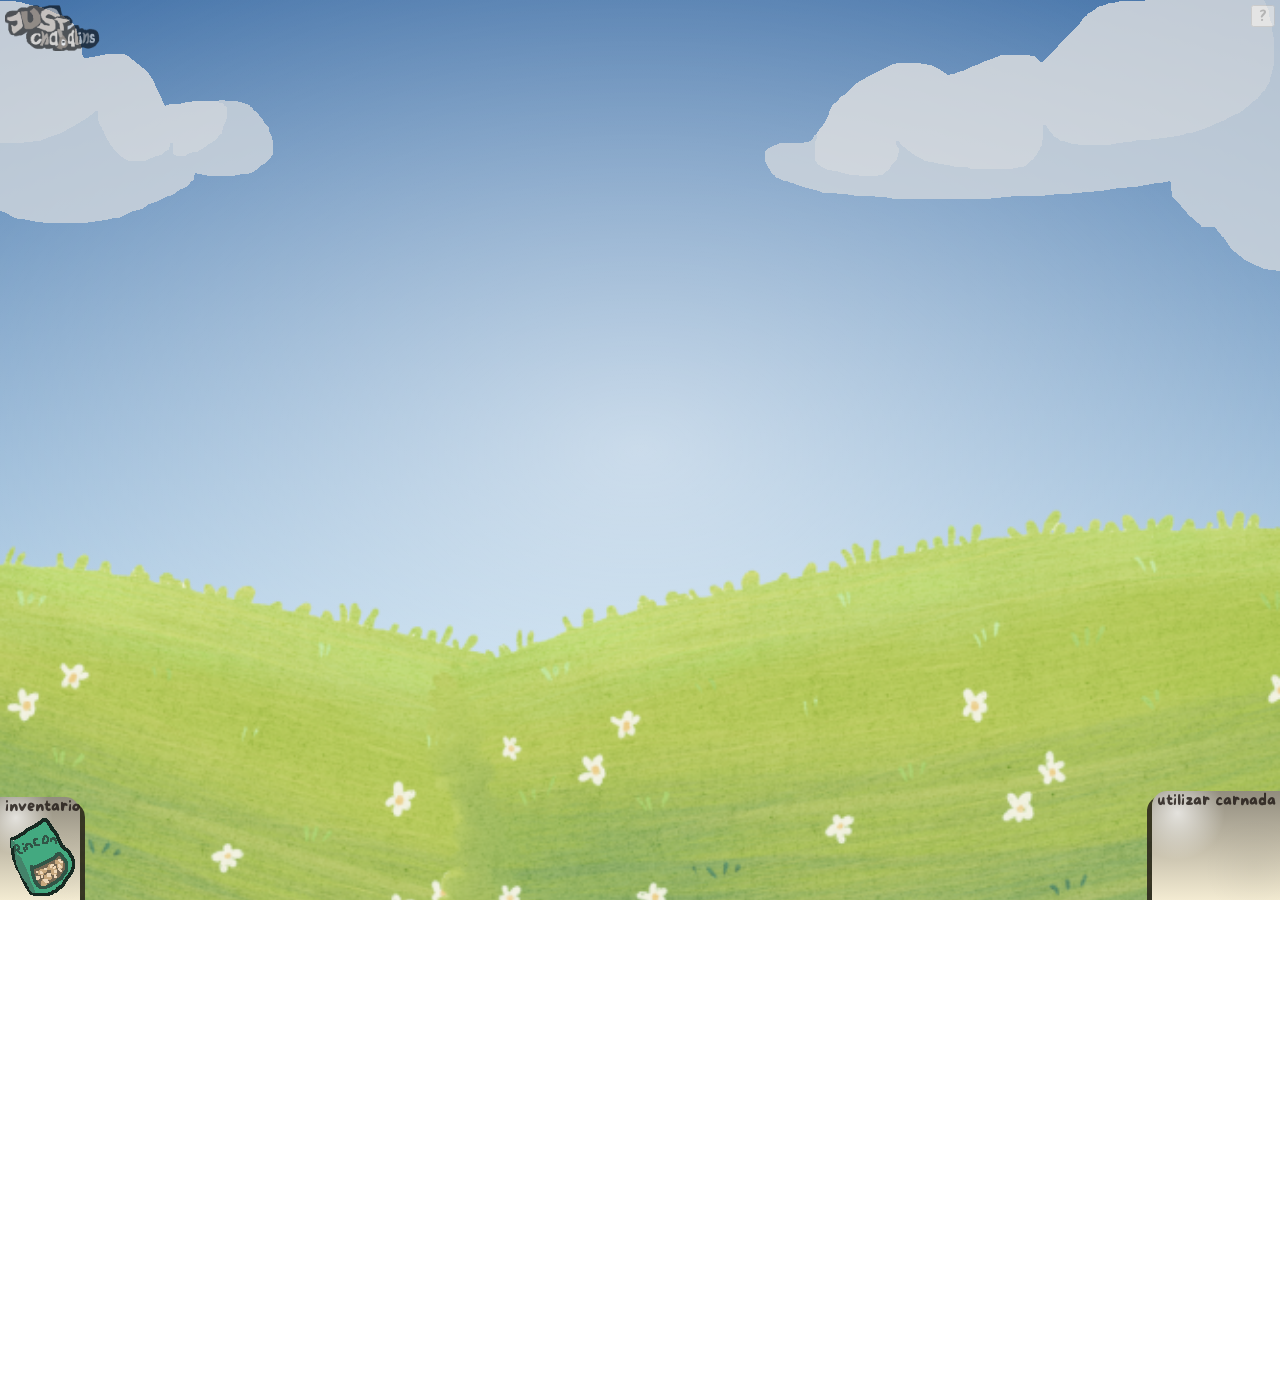
<file: justChabalin/rinconChabal.html>
<!DOCTYPE html>
<html lang="es">

<head>
    <meta charset="UTF-8">
    <link rel="shortcut icon" href="imagenes/anaIcon.ico" type="image/x-icon">
    <link rel="stylesheet" href="css/rincon.css">
    <meta name="viewport" content="width=device-width, initial-scale=1.0">
    <title>rinconChabal</title>
</head>

<body>
    <audio id="spark" src="audio/vibrar.mp3"></audio>
    <audio id="cartitaShow" src="audio/card.mp3"></audio>
    <audio id="epico" src="audio/epico.mp3"></audio>
    <audio id="yay" src="audio/celebrar.mp3"></audio>
    <audio id="btnHoverSound" src="audio/libroHover.mp3"></audio>
    <audio id="plop" src="audio/ontoTheFloor.mp3"></audio>
    <audio id="tirar" src="audio/tirar.mp3"></audio>
    <audio id="tension" src="audio/tension.mp3"></audio>
    <audio id="shock" src="audio/shock.mp3"></audio>
    <audio id="chabalPlace" src="audio/chabalPlace.mp3"></audio>
    <audio id="pajaritos" src="audio/birds.mp3"></audio>
    <audio id="rollIn" src="audio/roll_in.ogg"></audio>
    <img id="chabalMisterioso" src="imagenes/chabalinPedia/chabalinAnimation/3.gif">
    <div id="centrarr">
        <img src="imagenes/tienda/l0_sprite_1.png" id="carnadaLanzada">
    </div>
    <div id="negro"></div>
    <div id="thisss">
        <div id="another">
            <div id="cardd">
                <h2 id="nameDel">CHABALIN BOLITA</h2>
                <img id="actualBirdo" src="imagenes/chabalinPedia/chabalinAnimation/20.gif">
            </div>
        </div>
    </div>
    <div id="contenedor">
        <div id="barra">
            <div id="barraDentro"><svg id="left" viewBox="0 0 24 24" fill="none" xmlns="http://www.w3.org/2000/svg">
                    <g id="SVGRepo_bgCarrier" stroke-width="0"></g>
                    <g id="SVGRepo_tracerCarrier" stroke-linecap="round" stroke-linejoin="round"></g>
                    <g id="SVGRepo_iconCarrier">
                        <path
                            d="M20 11.25C20.4142 11.25 20.75 11.5858 20.75 12C20.75 12.4142 20.4142 12.75 20 12.75H10.75L10.75 18C10.75 18.3034 10.5673 18.5768 10.287 18.6929C10.0068 18.809 9.68417 18.7449 9.46967 18.5304L3.46967 12.5304C3.32902 12.3897 3.25 12.1989 3.25 12C3.25 11.8011 3.32902 11.6103 3.46967 11.4697L9.46967 5.46969C9.68417 5.25519 10.0068 5.19103 10.287 5.30711C10.5673 5.4232 10.75 5.69668 10.75 6.00002L10.75 11.25H20Z"
                            fill="#1C274C"></path>
                    </g>
                </svg><svg id="right" viewBox="0 0 24 24" fill="none" xmlns="http://www.w3.org/2000/svg">
                    <g id="SVGRepo_bgCarrier" stroke-width="0"></g>
                    <g id="SVGRepo_tracerCarrier" stroke-linecap="round" stroke-linejoin="round"></g>
                    <g id="SVGRepo_iconCarrier">
                        <path
                            d="M4 11.25C3.58579 11.25 3.25 11.5858 3.25 12C3.25 12.4142 3.58579 12.75 4 12.75H13.25V18C13.25 18.3034 13.4327 18.5768 13.713 18.6929C13.9932 18.809 14.3158 18.7449 14.5303 18.5304L20.5303 12.5304C20.671 12.3897 20.75 12.1989 20.75 12C20.75 11.8011 20.671 11.6103 20.5303 11.4697L14.5303 5.46969C14.3158 5.25519 13.9932 5.19103 13.713 5.30711C13.4327 5.4232 13.25 5.69668 13.25 6.00002V11.25H4Z"
                            fill="#1C274C"></path>
                    </g>
                </svg></div>
            <div id="barraChabal"></div>
        </div>
        <div id="progreso">
            <div id="realProgress"></div>
        </div>
    </div>
    <div id="actualCar">utilizar carnada
        <img id="actualReal" src="imagenes/tienda/l0_sprite_1.png">
    </div>
    <div id="queCarnada">inventario
        <img src="imagenes/menu/rinconChabal.png">
    </div>
    <div id="center">
        <div id="cuadricula">
            <p id="nada">no hay nada aun :c</p>
            <div id="cuadro1" class="cuadro">
                <div id="añadir1" class="añadir">x1</div>
                <img src="imagenes/tienda/l0_sprite_1.png">
                <h1>Trigo</h1>
                <button class="btnComprar">Usar</button>
            </div>

            <div id="cuadro2" class="cuadro">
                <div id="añadir2" class="añadir">+</div>
                <img src="imagenes/tienda/l0_sprite_2.png">
                <h1>Maíz</h1>
                <button class="btnComprar">Usar</button>
            </div>

            <div id="cuadro3" class="cuadro">
                <div id="añadir3" class="añadir">+</div>
                <img src="imagenes/tienda/l0_sprite_3.png">
                <h1>Gusanos</h1>
                <button class="btnComprar">Usar</button>
            </div>

            <div id="cuadro4" class="cuadro">
                <div id="añadir4" class="añadir">+</div>
                <img src="imagenes/tienda/l0_sprite_4.png">
                <h1>Saltamontes</h1>
                <button class="btnComprar">Usar</button>
            </div>

            <div id="cuadro5" class="cuadro">
                <div id="añadir5" class="añadir">+</div>
                <img src="imagenes/tienda/l0_sprite_5.png">
                <h1>Semillas</h1>
                <button class="btnComprar">Usar</button>
            </div>

            <div id="cuadro6" class="cuadro">
                <div id="añadir6" class="añadir">+</div>
                <img src="imagenes/tienda/l0_sprite_6.png">
                <h1>Uvas</h1>
                <button class="btnComprar">Usar</button>
            </div>

            <div id="cuadro7" class="cuadro">
                <div id="añadir7" class="añadir">+</div>
                <img src="imagenes/tienda/l0_sprite_7.png">
                <h1>Mariposas</h1>
                <button class="btnComprar">Usar</button>
            </div>

            <div id="cuadro8" class="cuadro">
                <div id="añadir8" class="añadir">+</div>
                <img src="imagenes/tienda/l0_sprite_8.png">
                <h1>Mango</h1>
                <button class="btnComprar">Usar</button>
            </div>

            <div id="cuadro9" class="cuadro">
                <div id="añadir9" class="añadir">+</div>
                <img src="imagenes/tienda/l0_sprite_9.png">
                <h1>Carroña</h1>
                <button class="btnComprar">Usar</button>
            </div>

            <div id="cuadro10" class="cuadro">
                <div id="añadir10" class="añadir">+</div>
                <img src="imagenes/tienda/l0_sprite_10.png">
                <h1>Lenteja</h1>
                <button class="btnComprar">Usar</button>
            </div>

            <div id="cuadro11" class="cuadro">
                <div id="añadir11" class="añadir">+</div>
                <img src="imagenes/tienda/l0_sprite_11.png">
                <h1>Moscas</h1>
                <button class="btnComprar">Usar</button>
            </div>

            <div id="cuadro12" class="cuadro">
                <div id="añadir12" class="añadir">+</div>
                <img src="imagenes/tienda/l0_sprite_12.png">
                <h1>Néctar</h1>
                <button class="btnComprar">Usar</button>
            </div>

            <div id="cuadro13" class="cuadro">
                <div id="añadir13" class="añadir">+</div>
                <img src="imagenes/tienda/l0_sprite_13.png">
                <h1>Peces</h1>
                <button class="btnComprar">Usar</button>
            </div>

            <div id="cuadro14" class="cuadro">
                <div id="añadir14" class="añadir">+</div>
                <img src="imagenes/tienda/l0_sprite_14.png">
                <h1>Girasol</h1>
                <button class="btnComprar">Comprar</button>
            </div>

            <div id="cuadro15" class="cuadro">
                <div id="añadir15" class="añadir">+</div>
                <img src="imagenes/tienda/l0_sprite_15.png">
                <h1>Bellotas</h1>
                <button class="btnComprar">Usar</button>
            </div>

            <div id="cuadro16" class="cuadro">
                <div id="añadir16" class="añadir">+</div>
                <img src="imagenes/tienda/l0_sprite_16.png">
                <h1>Hormigas</h1>
                <button class="btnComprar">Usar</button>
            </div>

            <div id="cuadro17" class="cuadro">
                <div id="añadir17" class="añadir">+</div>
                <img src="imagenes/tienda/l0_sprite_17.png">
                <h1>Huevos</h1>
                <button class="btnComprar">Usar</button>
            </div>

            <div id="cuadro18" class="cuadro">
                <div id="añadir18" class="añadir">+</div>
                <img src="imagenes/tienda/l0_sprite_18.png">
                <h1>Arroz</h1>
                <button class="btnComprar">Usar</button>
            </div>

            <div id="cuadro19" class="cuadro">
                <div id="añadir19" class="añadir">+</div>
                <img src="imagenes/tienda/l0_sprite_19.png">
                <h1>Camarones</h1>
                <button class="btnComprar">Usar</button>
            </div>

            <div id="cuadro20" class="cuadro">
                <div id="añadir20" class="añadir">+</div>
                <img src="imagenes/tienda/l0_sprite_20.png">
                <h1>Serpiente</h1>
                <button class="btnComprar">Usar</button>
            </div>

            <div id="cuadro21" class="cuadro">
                <div id="añadir21" class="añadir">+</div>
                <img src="imagenes/tienda/l0_sprite_21.png">
                <h1>Eucalipto</h1>
                <button class="btnComprar">Usar</button>
            </div>

            <div id="cuadro22" class="cuadro">
                <div id="añadir22" class="añadir">+</div>
                <img src="imagenes/tienda/l0_sprite_22.png">
                <h1>Nueces</h1>
                <button class="btnComprar">Usar</button>
            </div>

            <div id="cuadro23" class="cuadro">
                <div id="añadir24" class="añadir">+</div>
                <img src="imagenes/tienda/l0_sprite_23.png">
                <h1>Escorpion</h1>
                <button class="btnComprar">Usar</button>
            </div>

            <div id="cuadro24" class="cuadro">
                <div id="añadir24" class="añadir">+</div>
                <img src="imagenes/tienda/l0_sprite_24.png">
                <h1>Raton</h1>
                <button class="btnComprar">Usar</button>
            </div>

            <div id="cuadro25" class="cuadro">
                <div id="añadir25" class="añadir">+</div>
                <img src="imagenes/tienda/l0_sprite_25.png">
                <h1>Escarabajo</h1>
                <button class="btnComprar">Usar</button>
            </div>

            <div id="cuadro26" class="cuadro">
                <div id="añadir26" class="añadir">+</div>
                <img src="imagenes/tienda/l0_sprite_26.png">
                <h1>Papitas</h1>
                <button class="btnComprar">Usar</button>
            </div>


            <div id="cuadro27" class="cuadro">
                <div id="añadir27" class="añadir">+</div>
                <img src="imagenes/tienda/l0_sprite_27.png">
                <h1>Calamar</h1>
                <button class="btnComprar">Usar</button>
            </div>


            <div id="cuadro28" class="cuadro">
                <div id="añadir28" class="añadir">+</div>
                <img src="imagenes/tienda/l0_sprite_28.png">
                <h1>Cerdo</h1>
                <button class="btnComprar">Usar</button>
            </div>

            <div id="cuadro29" class="cuadro">
                <div id="añadir29" class="añadir">+</div>
                <img src="imagenes/tienda/l0_sprite_29.png">
                <h1>Galletas
                </h1>
                <button class="btnComprar">Usar</button>
            </div>

            <div id="cuadro30" class="cuadro">
                <div id="añadir30" class="añadir">+</div>
                <img src="imagenes/tienda/l0_sprite_30.png">
                <h1>Moño</h1>
                <button class="btnComprar">Comprar</button>
            </div>
        </div>
    </div>
    <main>
        <button id="intruccion">?</button>
        <img id="logo" src="imagenes/logoChabals.png">
        <img id="movible" src="imagenes/chabalPlace/nubeMovibler.png">
        <div id="nubes">
            <img id="nube1" src="imagenes/chabalPlace/nube1.png">
            <img id="nube2" src="imagenes/chabalPlace/nube2.png">
        </div>
        <img id="grass" src="imagenes/chabalPlace/grass.png">
        <img id="fuente" src="imagenes/chabalPlace/fuente.png">
    </main>

    <script src="js/rincon.js"></script>
</body>

</html>
</file>
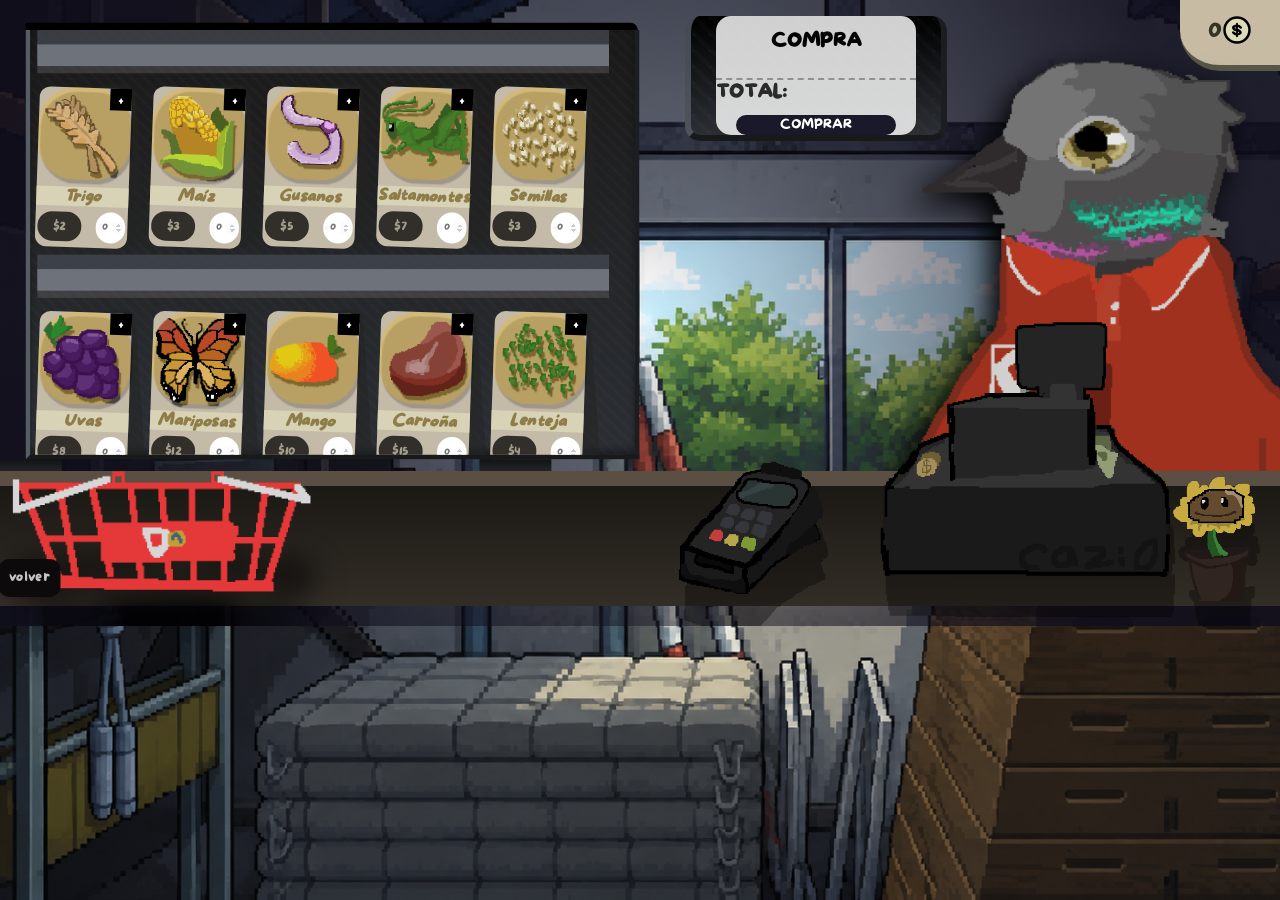
<file: justChabalin/tiendaChabal.html>
<!DOCTYPE html>
<html lang="es">

<head>
    <meta charset="UTF-8">
    <link rel="shortcut icon" href="imagenes/anaIcon.ico" type="image/x-icon">
    <link rel="stylesheet" href="css/tienda.css">
    <meta name="viewport" content="width=device-width, initial-scale=1.0">
    <title>tiendaChabal</title>
</head>

<body>

    <main>
        <button id="volver">volver</button>
        <div id="negro"></div>
        <audio id="other" src="audio/jump.mp3"></audio>
        <audio id="noMoney" src="audio/noLoTienes.mp3"></audio>
        <audio id="dollar" src="audio/dollarz.mp3"></audio>
        <audio id="theme" src="audio/tiendaChabal.mp3"></audio>
        <audio id="abrir" src="audio/abrirTienda.mp3"></audio>
        <div id="dineroActual">0 <svg viewBox="0 0 24 24" fill="none" xmlns="http://www.w3.org/2000/svg">
                <g id="SVGRepo_bgCarrier" stroke-width="0"></g>
                <g id="SVGRepo_tracerCarrier" stroke-linecap="round" stroke-linejoin="round"></g>
                <g id="SVGRepo_iconCarrier">
                    <circle cx="12" cy="12" r="10" stroke="#000000" stroke-width="2"></circle>
                    <path
                        d="M15 9.94728C14.5 9.3 13.8 8.5 12 8.5C10.2 8.5 9 9.51393 9 9.94728C9 10.3806 9.06786 10.9277 10 11.5C10.7522 11.9618 12.6684 12.0439 13.5 12.5C14.679 13.1467 14.8497 13.8202 14.8497 14.0522C14.8497 14.6837 13.4175 15.4852 12 15.5C10.536 15.5153 9.5 14.7 9 14.0522"
                        stroke="#000000" stroke-width="2" stroke-linecap="round" stroke-linejoin="round"></path>
                    <path d="M12 7V17" stroke-width="1.5" stroke-linecap="round" stroke-linejoin="round"></path>
                </g>
            </svg></div>
        <div id="tienda">

            <div id="barraTitulo">
            </div>

            <div id="cuadricula">
                <div id="estante">
                </div>
                <div></div>
                <div></div>
                <div></div>
                <div></div>
                <div id="cuadro1" class="cuadro">
                    <div class="añadir">+</div>
                    <img src="imagenes/tienda/l0_sprite_1.png">
                    <h1>Trigo</h1>
                    <div id="twoLeft">
                        <p>$2</p>
                        <p id="por">x</p>
                        <input placeholder="0" type="number" p>
                    </div>
                </div>
                <div id="cuadro2" class="cuadro">
                    <div class="añadir">+</div>
                    <img src="imagenes/tienda/l0_sprite_2.png">
                    <h1>Maíz</h1>
                    <div id="twoLeft">
                        <p>$3</p>
                        <p id="por">x</p>
                        <input placeholder="0" type="number">
                    </div>
                </div>

                <div id="cuadro3" class="cuadro">
                    <div class="añadir">+</div>
                    <img src="imagenes/tienda/l0_sprite_3.png">
                    <h1>Gusanos</h1>
                    <div id="twoLeft">
                        <p>$5</p>
                        <p id="por">x</p>
                        <input placeholder="0" type="number">
                    </div>
                </div>

                <div id="cuadro4" class="cuadro">
                    <div class="añadir">+</div>
                    <img src="imagenes/tienda/l0_sprite_4.png">
                    <h1>Saltamontes</h1>
                    <div id="twoLeft">
                        <p>$7</p>
                        <p id="por">x</p>
                        <input placeholder="0" type="number">
                    </div>
                </div>

                <div id="cuadro5" class="cuadro">
                    <div class="añadir">+</div>
                    <img src="imagenes/tienda/l0_sprite_5.png">
                    <h1>Semillas</h1>
                    <div id="twoLeft">
                        <p>$3</p>
                        <p id="por">x</p>
                        <input placeholder="0" type="number">
                    </div>
                </div>

                <div id="estante">
                </div>
                <div></div>
                <div></div>
                <div></div>
                <div></div>

                <div id="cuadro6" class="cuadro">
                    <div class="añadir">+</div>
                    <img src="imagenes/tienda/l0_sprite_6.png">
                    <h1>Uvas</h1>
                    <div id="twoLeft">
                        <p>$8</p>
                        <p id="por">x</p>
                        <input placeholder="0" type="number">
                    </div>
                </div>

                <div id="cuadro7" class="cuadro">
                    <div class="añadir">+</div>
                    <img src="imagenes/tienda/l0_sprite_7.png">
                    <h1>Mariposas</h1>
                    <div id="twoLeft">
                        <p>$12</p>
                        <p id="por">x</p>
                        <input placeholder="0" type="number">
                    </div>
                </div>

                <div id="cuadro8" class="cuadro">
                    <div class="añadir">+</div>
                    <img src="imagenes/tienda/l0_sprite_8.png">
                    <h1>Mango</h1>
                    <div id="twoLeft">
                        <p>$10</p>
                        <p id="por">x</p>
                        <input placeholder="0" type="number">
                    </div>
                </div>

                <div id="cuadro9" class="cuadro">
                    <div class="añadir">+</div>
                    <img src="imagenes/tienda/l0_sprite_9.png">
                    <h1>Carroña</h1>
                    <div id="twoLeft">
                        <p>$15</p>
                        <p id="por">x</p>
                        <input placeholder="0" type="number">
                    </div>
                </div>

                <div id="cuadro10" class="cuadro">
                    <div class="añadir">+</div>
                    <img src="imagenes/tienda/l0_sprite_10.png">
                    <h1>Lenteja</h1>
                    <div id="twoLeft">
                        <p>$4</p>
                        <p id="por">x</p>
                        <input placeholder="0" type="number">
                    </div>
                </div>

                <div id="estante">
                </div>
                <div></div>
                <div></div>
                <div></div>
                <div></div>


                <div id="cuadro11" class="cuadro">
                    <div class="añadir">+</div>
                    <img src="imagenes/tienda/l0_sprite_11.png">
                    <h1>Moscas</h1>
                    <div id="twoLeft">
                        <p>$6</p>
                        <p id="por">x</p>
                        <input placeholder="0" type="number">
                    </div>
                </div>

                <div id="cuadro12" class="cuadro">
                    <div class="añadir">+</div>
                    <img src="imagenes/tienda/l0_sprite_12.png">
                    <h1>Néctar</h1>
                    <div id="twoLeft">
                        <p>$18</p>
                        <p id="por">x</p>
                        <input placeholder="0" type="number">
                    </div>
                </div>

                <div id="cuadro13" class="cuadro">
                    <div class="añadir">+</div>
                    <img src="imagenes/tienda/l0_sprite_13.png">
                    <h1>Peces</h1>
                    <div id="twoLeft">
                        <p>$10</p>
                        <p id="por">x</p>
                        <input placeholder="0" type="number">
                    </div>
                </div>

                <div id="cuadro14" class="cuadro">
                    <div class="añadir">+</div>
                    <img src="imagenes/tienda/l0_sprite_14.png">
                    <h1>Girasol</h1>
                    <div id="twoLeft">
                        <p>$9</p>
                        <p id="por">x</p>
                        <input placeholder="0" type="number">
                    </div>
                </div>

                <div id="cuadro15" class="cuadro">
                    <div class="añadir">+</div>
                    <img src="imagenes/tienda/l0_sprite_15.png">
                    <h1>Bellotas</h1>
                    <div id="twoLeft">
                        <p>$11</p>
                        <p id="por">x</p>
                        <input placeholder="0" type="number">
                    </div>
                </div>
                <div id="estante">
                </div>
                <div></div>
                <div></div>
                <div></div>
                <div></div>


                <div id="cuadro16" class="cuadro">
                    <div class="añadir">+</div>
                    <img src="imagenes/tienda/l0_sprite_16.png">
                    <h1>Hormigas</h1>
                    <div id="twoLeft">
                        <p>$6</p>
                        <p id="por">x</p>
                        <input placeholder="0" type="number">
                    </div>
                </div>

                <div id="cuadro17" class="cuadro">
                    <div class="añadir">+</div>
                    <img src="imagenes/tienda/l0_sprite_17.png">
                    <h1>Huevos</h1>
                    <div id="twoLeft">
                        <p>$20</p>
                        <p id="por">x</p>
                        <input placeholder="0" type="number">
                    </div>
                </div>

                <div id="cuadro18" class="cuadro">
                    <div class="añadir">+</div>
                    <img src="imagenes/tienda/l0_sprite_18.png">
                    <h1>Arroz</h1>
                    <div id="twoLeft">
                        <p>$4</p>
                        <p id="por">x</p>
                        <input placeholder="0" type="number">
                    </div>
                </div>

                <div id="cuadro19" class="cuadro">
                    <div class="añadir">+</div>
                    <img src="imagenes/tienda/l0_sprite_19.png">
                    <h1>Camarones</h1>
                    <div id="twoLeft">
                        <p>$15</p>
                        <p id="por">x</p>
                        <input placeholder="0" type="number">
                    </div>
                </div>

                <div id="cuadro20" class="cuadro">
                    <div class="añadir">+</div>
                    <img src="imagenes/tienda/l0_sprite_20.png">
                    <h1>Serpiente</h1>
                    <div id="twoLeft">
                        <p>$10</p>
                        <p id="por">x</p>
                        <input placeholder="0" type="number">
                    </div>
                </div>
                <div id="estante">
                </div>
                <div></div>
                <div></div>
                <div></div>
                <div></div>


                <div id="cuadro21" class="cuadro">
                    <div class="añadir">+</div>
                    <img src="imagenes/tienda/l0_sprite_21.png">
                    <h1>Eucalipto</h1>
                    <div id="twoLeft">
                        <p>$14</p>
                        <p id="por">x</p>
                        <input placeholder="0" type="number">
                    </div>
                </div>

                <div id="cuadro22" class="cuadro">
                    <div class="añadir">+</div>
                    <img src="imagenes/tienda/l0_sprite_22.png">
                    <h1>Nueces</h1>
                    <div id="twoLeft">
                        <p>$13</p>
                        <p id="por">x</p>
                        <input placeholder="0" type="number">
                    </div>
                </div>



                <div id="cuadro23" class="cuadro">
                    <div class="añadir">+</div>
                    <img src="imagenes/tienda/l0_sprite_23.png">
                    <h1>Escorpion</h1>
                    <div id="twoLeft">
                        <p>$13</p>
                        <p id="por">x</p>
                        <input placeholder="0" type="number">
                    </div>
                </div>

                <div id="cuadro24" class="cuadro">
                    <div class="añadir">+</div>
                    <img src="imagenes/tienda/l0_sprite_24.png">
                    <h1>Raton</h1>
                    <div id="twoLeft">
                        <p>$23</p>
                        <p id="por">x</p>
                        <input placeholder="0" type="number">
                    </div>
                </div>

                <div id="cuadro25" class="cuadro">
                    <div class="añadir">+</div>
                    <img src="imagenes/tienda/l0_sprite_25.png">
                    <h1>Escarabajo</h1>
                    <div id="twoLeft">
                        <p>$23</p>
                        <p id="por">x</p>
                        <input placeholder="0" type="number">
                    </div>
                </div>



                <div id="estante">
                </div>
                <div></div>
                <div></div>
                <div></div>
                <div></div>



                <div id="cuadro26" class="cuadro">
                    <div class="añadir">+</div>
                    <img src="imagenes/tienda/l0_sprite_26.png">
                    <h1>Papitas</h1>
                    <div id="twoLeft">
                        <p>$30</p>
                        <p id="por">x</p>
                        <input placeholder="0" type="number">
                    </div>
                </div>


                <div id="cuadro27" class="cuadro">
                    <div class="añadir">+</div>
                    <img src="imagenes/tienda/l0_sprite_27.png">
                    <h1>Calamar</h1>
                    <div id="twoLeft">
                        <p>$30</p>
                        <p id="por">x</p>
                        <input placeholder="0" type="number">
                    </div>
                </div>


                <div id="cuadro28" class="cuadro">
                    <div class="añadir">+</div>
                    <img src="imagenes/tienda/l0_sprite_28.png">
                    <h1>Cerdo</h1>
                    <div id="twoLeft">
                        <p>$35</p>
                        <p id="por">x</p>
                        <input placeholder="0" type="number">
                    </div>
                </div>

                <div id="cuadro29" class="cuadro">
                    <div class="añadir">+</div>
                    <img src="imagenes/tienda/l0_sprite_29.png">
                    <h1>Galleta</h1>
                    <div id="twoLeft">
                        <p>$40</p>
                        <p id="por">x</p>
                        <input placeholder="0" type="number">
                    </div>
                </div>

                <div id="cuadro30" class="cuadro">
                    <div class="añadir">+</div>
                    <img src="imagenes/tienda/l0_sprite_30.png">
                    <h1>Moño</h1>
                    <div id="twoLeft">
                        <p>$50</p>
                        <p id="por">x</p>
                        <input placeholder="0" type="number">
                    </div>
                </div>
                <div id="estante">
                </div>
                <div></div>
                <div></div>
                <div></div>
                <div></div>

            </div>

        </div>


        <div id="precio">
            <div id="contenedorPrecio">
                <h1>COMPRA</h1>
                <p id="this"></p>
                <h1 id="total">TOTAL: </h1>
                <button id="pagar" type="button">COMPRAR</button>
            </div>
        </div>
        <img id="cajero" src="imagenes/tienda/cajeroTranquilo.gif">
        <div id="bar"></div>
        <img id="canasta" src="imagenes/tienda/canasta.png">
        <img id="datafono" src="imagenes/tienda/datafono.png">
        <img id="caja" src="imagenes/tienda/caja.png">
        <img id="planta" src="imagenes/tienda/planta.gif">
    </main>

    <script src="js/tienda.js"></script>

</body>

</html>
</file>
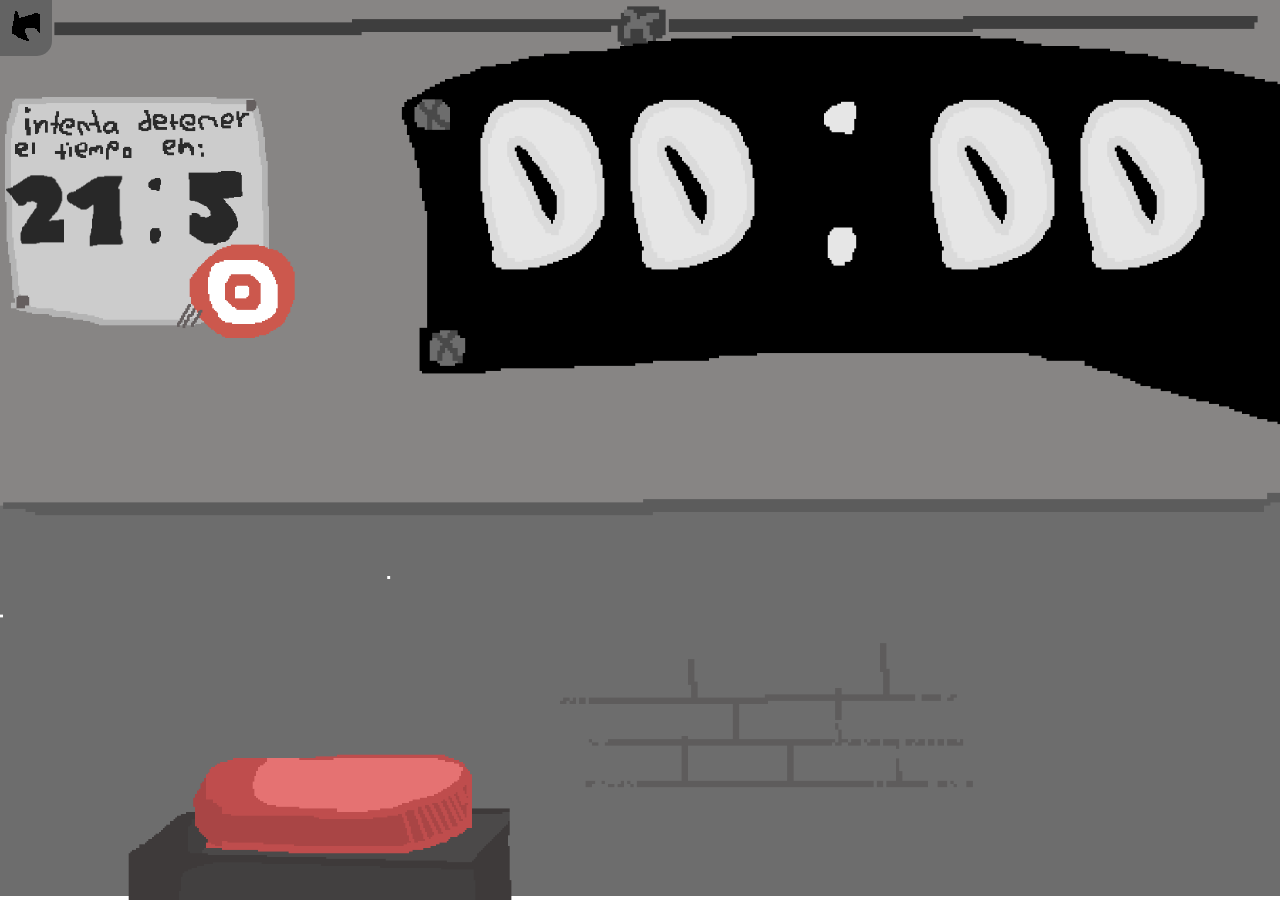
<file: justChabalin/Timer.html>
<!DOCTYPE html>
<html lang="es">

<head>
    <meta charset="UTF-8">
    <link rel="stylesheet" href="css/timer.css">
    <link rel="shortcut icon" href="imagenes/anaIcon.ico" type="image/x-icon">
    <meta name="viewport" content="width=device-width, initial-scale=1.0">
    <title>Timer</title>
</head>

<body>
    <main>
        <audio id="fail" src="audio/vayaFallo.mp3"></audio>
        <audio id="button" src="audio/redButton.mp3"></audio>
        <audio loop id="theme" src="audio/Timer.mp3"></audio>
        <audio id="thing" src="audio/soundClicker.mp3"></audio>
        <audio id="moni" src="audio/dollarz.mp3"></audio>
        <div id="negro"></div>
        <div id="moreMoney"><img src="imagenes/minijuegos/coin.png"></div>
        <div id="volver"><img src="imagenes/chabalinPedia/volver.png"></div>
        <img id="buttonRed" src="imagenes/minijuegos/buttonWithouth.png">
        <div id="timer">
            <div id="objetivo">
                <img id="try" src="imagenes/minijuegos/intenta.png">
                <div id="some">
                    <img class="number" id="segundoPrueba" src="imagenes/minijuegos/numeros/0.png">
                    <img class="number" id="segundoPrueba2" src="imagenes/minijuegos/numeros/0.png">
                    <img class="number" src="imagenes/minijuegos/numeros/puntos.png">
                    <img class="number" id="segundoPrueba3" src="imagenes/minijuegos/numeros/0.png">
                </div>
            </div>
            <img src="imagenes/minijuegos/timerCartel.png">
            <div id="numeros">
                <img id="segundo" src="imagenes/minijuegos/numeros/0.png">
                <img id="segundo2" src="imagenes/minijuegos/numeros/0.png">
                <img src="imagenes/minijuegos/numeros/puntos.png">
                <img id="segundo3" src="imagenes/minijuegos/numeros/0.png">
                <img id="segundo4" src="imagenes/minijuegos/numeros/0.png">
            </div>
        </div>
    </main>


    <script src="js/Timer.js"></script>
</body>

</html>
</file>
<file: justChabalin/css/style.css>
body {
    margin: 0;
    padding: 0;
    overflow: hidden;

    background:

        /* brillo superior */
        radial-gradient(circle at 50% -10%,
            rgba(255, 255, 255, .7) 0%,
            rgba(255, 255, 255, .2) 25%,
            transparent 55%),

        /* manchas de luz */
        radial-gradient(circle at 10% 30%,
            rgba(255, 245, 220, .35) 0%,
            transparent 35%),

        radial-gradient(circle at 90% 20%,
            rgba(255, 255, 255, .25) 0%,
            transparent 30%),

        /* sombra inferior */
        radial-gradient(ellipse at bottom,
            rgba(0, 0, 0, .12) 0%,
            transparent 60%),

        /* textura de papel */
        repeating-linear-gradient(90deg,
            rgba(255, 255, 255, .015) 0px,
            rgba(255, 255, 255, .015) 1px,
            transparent 1px,
            transparent 4px),

        /* scanlines */
        repeating-linear-gradient(0deg,
            rgba(0, 0, 0, .015) 0px,
            rgba(0, 0, 0, .015) 2px,
            transparent 2px,
            transparent 8px),

        /* degradado principal */
        linear-gradient(180deg,
            #f8eee2 0%,
            #ead8c2 45%,
            #d3b89e 100%);

    height: 100vh;
}

body::before {
    content: "";
    position: fixed;
    inset: 0;

    background:
        repeating-radial-gradient(circle,
            rgba(0, 0, 0, .02) 0px,
            rgba(0, 0, 0, .02) 1px,
            transparent 1px,
            transparent 3px);

    opacity: .35;
    pointer-events: none;
}

body::after {
    content: "";
    position: fixed;
    inset: 0;

    background:
        radial-gradient(ellipse at center,
            transparent 55%,
            rgba(0, 0, 0, .18) 100%);

    pointer-events: none;
}

#circulo {
    position: absolute;
    top: -100px;
    right: 5%;

    width: 60%;
    height: 130%;

    border-radius: 50%;

    background:
        radial-gradient(circle at 30% 25%,
            rgba(255, 255, 255, 0.918) 0%,
            rgba(255, 255, 255, .15) 25%,
            rgba(255, 255, 255, .05) 50%,
            transparent 75%),
        radial-gradient(circle at 80% 80%,
            rgba(255, 255, 255, 0.918) 0%,
            rgba(255, 255, 255, .15) 25%,
            rgba(255, 255, 255, .05) 50%,
            transparent 75%);


    overflow: hidden;
    opacity: 0.7;
    animation:
        circle 3s cubic-bezier(0.175, 0.885, 0.32, 1.275) forwards,
        circleFloat 8s ease-in-out infinite;
        z-index: 1;
}


@keyframes circle {
    from {
        transform: skew(10deg);

    }

    to {
        transform: skew(0deg);

    }

}

#gradiente {
    position: absolute;
    top: 0;
    right: 10%;

    z-index: 3;

    transform: scale(1.2);
    opacity: .08;
    animation: GradientSpin 20s linear infinite;
}

@keyframes GradientSpin {
    from {
        transform: rotate(0deg);

    }

    to {
        transform: rotate(360deg);

    }

}

#empezar,
#perfil,
#salir {
    position: relative;
    width: 80%;
    height: auto;
    margin-top: 20px;
    margin-bottom: 20px;
    display: flex;
    justify-content: flex-end;
    align-items: center;
    padding: 10px 25px;
    border: none;
    color: white;
    cursor: pointer;
    border-radius: 6px;
    overflow: hidden;
    outline: none;
    opacity: 0.9;
    overflow: hidden;
    outline: none;
    background-color: transparent;
    background-image: url('../imagenes/button2.png');
    background-size: cover;
    background-position: center;
    background-repeat: no-repeat;
    filter: drop-shadow(3px 7px 0px rgb(0, 0, 0)) drop-shadow(0 0 15px black);
    border-top-right-radius: 20px;
    transition: all 1s cubic-bezier(0.175, 0.885, 0.32, 1.275);
}

#anaIcon {
    position: absolute;
    left: -40px;
    transform: scale(0.2);
    display: block;

}

@keyframes inEmpezar {
    from {
        opacity: 0;
        transform: translateX(-20px);
    }

    to {
        opacity: 1;
        transform: translateX(0px);
    }
}

@keyframes inPerfil {
    from {
        opacity: 0;
        filter: drop-shadow(0 0 15px black);
        transform: translateX(-50px);
    }

    to {
        opacity: 1;
        filter: drop-shadow(3px 7px 0px rgb(0, 0, 0));
        transform: translateX(-30px);
    }
}


@keyframes inSalir {
    from {
        opacity: 0;
        transform: translateX(-100px);
    }

    to {
        opacity: 1;
        transform: translateX(-80px);
    }
}


#empezar:hover {
    transform: translateX(2px);
    background-image: url('../imagenes/buttonHover.png');
}

#perfil:hover {
    transform: translateX(-28px);
    background-image: url('../imagenes/buttonHover.png');
}

.hoverButton {
    background-image: url('../imagenes/buttonHover.png') !important;
}

#salir:hover {
    transform: translateX(-78px);
    background-image: url('../imagenes/buttonHover.png');
}

#empezar {
    animation: inEmpezar 2s cubic-bezier(0.19, 1, 0.22, 1) forwards;
    animation-delay: 1s;
    opacity: 0;
}

#salir {
    transform: translateX(-80px);
    opacity: 0;
    animation-delay: 3s;
    animation: inSalir 2s cubic-bezier(0.645, 0.045, 0.355, 1) forwards;
}

#perfil {
    transform: translateX(-35px);
    animation-delay: 2s;
    opacity: 0;
    animation: inPerfil 2s cubic-bezier(0.175, 0.885, 0.32, 1.275) forwards;
}

#buttons {
    margin-right: 20px;
    transform: translateX(-85px);
}


#empezar .other {
    transition: all 1s cubic-bezier(0.175, 0.885, 0.32, 1.275);
    transform: translateX(-40px);
    width: 190px !important;
    display: block;
    height: auto;
    opacity: 1;
    filter: invert(1) brightness(100);
}

#perfil .other,
#salir .other {
    margin-right: 20px;
    transform: translateX(-40px);
    width: 120px;
    display: block;
    height: auto;
    filter: invert(1) brightness(100);
}


#chabalin {
    position: absolute;
    bottom: 0;
    right: 2%;
    width: 55%;
    z-index: 8;
    opacity: 0;
    perspective: 1000px;
    filter:
        drop-shadow(-5px 5px 0 rgb(59, 57, 57)) drop-shadow(0 0 40px rgba(255, 220, 170, .6));

}

.chabalinEntrando {
    animation: chabalinIn 2s cubic-bezier(0.175, 0.885, 0.32, 1.375) forwards;
}

.chabalinDancante {
    animation: chabalinDancante 2s cubic-bezier(0.175, 0.885, 0.32, 1.375) infinite;
}

@keyframes chabalinDancante {
    0% {
        opacity: 1;
        transform: translateY(0px) rotate(-0.5deg) scale(1);
    }

    25% {
        opacity: 1;
        transform: translateY(-3px) rotate(0.5deg) scale(1.005);
    }

    50% {
        opacity: 1;
        transform: translateY(0px) rotate(-0.5deg) scale(1);
    }

    75% {
        opacity: 1;
        transform: translateY(-2px) rotate(0.3deg) scale(1.003);
    }

    100% {
        opacity: 1;
        transform: translateY(0px) rotate(-0.5deg) scale(1);
    }
}

@keyframes chabalinIn {
    from {
        bottom: -50%;
        opacity: 0;
        transform: rotateX(3deg) skew(23deg);
    }

    to {
        opacity: 1;
        transform: rotateX(0deg) skew(0deg);
        bottom: 0;
    }

}

#leftSide {
    display: flex;
    flex-direction: column;
    position: absolute;
    z-index: 5;
    width: 50%;
    gap: 10px;
}

#logo {
    --audioScale: 1;
    transform: translateY(5px) scale(0.9);
    height: 290px;
    z-index: 5;
    opacity: 0;
    perspective: 1000px;
}

.logoIn {
    animation: logo 3s cubic-bezier(0.68, -0.55, 0.265, 1.55) forwards
}

@keyframes logo {
    from {
        transform: translateY(-2px) scale(0.7) rotateX(60deg);
        opacity: 0;

    }

    to {
        opacity: 1;
        transform: translateY(5px) scale(0.8) rotateX(0deg);

    }

}

main {
    height: 100vh;
    width: 100vh;
}

#negro {
    position: absolute;
    height: 100vh;
    width: 100vw;
    background-color: black;
    z-index: 999;
    opacity: 0;
    pointer-events: none;
}

.fadeInNegro {
    animation: fadeIn 3s cubic-bezier(0.47, 0, 0.745, 0.715) forwards;
}

.fadeOutNegro {
    animation: fadeOut 2s cubic-bezier(0.47, 0, 0.745, 0.715) forwards;
}

@keyframes fadeIn {
    from {
        opacity: 0;
    }

    to {
        opacity: 1;
    }

}

@keyframes fadeOut {
    from {
        opacity: 1;
    }

    to {
        opacity: 0;
    }

}

#this{
    position:absolute;
    transform: rotate(-20deg);
    bottom: -39%;
    right: -7%;
    z-index: 2;
}
</file>
<file: justChabalin/css/clicker.css>
html,
body {
    margin: 0;
    padding: 0;
    min-height: 100vh;
    overflow: hidden;
    user-select: none;
}

main {
    display: flex;
    justify-content: center;
    align-items: center;
    height: 100%;
    width: 100%;
    background: radial-gradient(ellipse at top, rgb(63, 63, 63) 0%, black 100%);
}

#left {
    display: flex;
    justify-content: center;
    align-items: center;
    flex-direction: column;
    height: 100vh;
    width: 70%;
}



#right {
    display: flex;
    justify-content: center;
    align-items: center;
    flex-direction: column;
    height: 100vh;
    width: 30%;

    background-image:
        radial-gradient(ellipse at top,
            rgba(148, 143, 143, 0.788) 0%,
            rgba(46, 44, 44, 0.788) 100%),
        radial-gradient(circle, rgba(61, 56, 56, 0.2) 2px, transparent 2px),
        radial-gradient(circle, rgba(61, 56, 56, 0.2) 2px, transparent 2px);

    background-size:
        100% 100%,
        24px 24px,
        24px 24px;

    background-position:
        center,
        0 0,
        12px 12px;
    padding: 10px;
}

#rightBar {
    display: flex;
    align-items: center;
    width: 100%;
    height: 100%;
    flex-direction: column;
    overflow-y: auto;
    overflow-x: hidden;
}

#rightBar::-webkit-scrollbar {
    width: 20px;
    background: rgba(112, 112, 112, 0.637);
}


#rightBar::-webkit-scrollbar-thumb {
    background: rgba(165, 165, 167, 0.6);
    border-radius: 10px;
}


#rightBar h1 {
    font-family: font;
    font-size: 3em;
    text-shadow: 2px 2px 0px rgba(185, 185, 185, 0.712),
        -2px -2px 0px rgb(255, 255, 255);
}

#extraButtons {
    position: absolute;
    top: 0;
    left: 0;
}

#extraButtons button {
    background-color: rgba(185, 185, 185, 0.712);
    border-radius: 15px;
    transition: all 0.5s cubic-bezier(0.165, 0.84, 0.44, 1);
}

#price{
    display: flex;
    justify-content: center;
    align-items: center;
    gap: 10px
}

#extraButtons button:hover {
    background-color: rgba(255, 255, 255, 0.712);
}

#extraButtons img {
    height: 50px;
    width: 50px;
    filter: drop-shadow(5px 5px 0px rgba(0, 0, 0, 0.562))
}

.rightInfo {
    display: flex;
    justify-content: center;
    align-items: center;
    flex-direction: column;
    width: 80%;
    background-color: rgba(248, 243, 232, 0.534);
    border-radius: 15px;

}

.rightInfo h2,
.rightInfo p{
    margin: 0;
}

#rightBar button {
    display: flex;
    width: 100%;
    height: 300px;
    padding: 20px;
    gap: 10px;
    font-family: font;
    background-color: rgba(185, 185, 185, 0.712);
    margin-bottom: 20px;
    border-radius: 10px;
    box-shadow: 0 5px 15px black;
    border: none;
    transition: filter 1s cubic-bezier(0.175, 0.885, 0.32, 1.275);
}

#rightBar button:hover {
    filter: brightness(0.7);
}

#rightBar h2 {
    font-size: 1.2em;
}

#rightBar p {
    font-size: 1em;
}

#rightBar img {
    height: 90px;
    width: 90px;
    background-color: rgb(70, 70, 70);
    border-radius: 15px;
    filter: drop-shadow(5px 5px 0px rgba(229, 230, 193, 0.74));
}

.littCoin {
    background-color: transparent !important;
    height: 50px !important;
    width: 50px !important;
}

#thisSide {
    display: flex;
    justify-content: center;
    align-items: center;
    flex-direction: column;
    gap: 10px;
    transform: translateY(-30px) scale(0.75);
}

#contador {
    display: flex;
    justify-content: center;
    align-items: center;
    flex-direction: row;
    font-family: font;
    font-size: 5em;
    text-shadow: 2px 2px 0px rgb(255, 255, 255),
        -2px -2px 0px rgba(139, 139, 139, 0.562);
    border-bottom: 2px solid rgb(85, 85, 85);
    box-shadow: 0 10px 5px rgba(0, 0, 0, 0.055);
    padding: 0px;
}

#contador img {
    height: 100px;
    width: 100px;
}

#bird {
    width: 50%;
    filter: drop-shadow(10px 10px 0px rgba(0, 0, 0, 0.788));
}

.bumpp {
    animation: bump 0.5s cubic-bezier(0.075, 0.82, 0.165, 1) forwards;
}

@keyframes bump {
    0% {
        transform: scale(1);
    }

    50% {
        transform: scale(0.95) rotate(0.5deg);
    }

    100% {
        transform: scale(1);
    }

}

#moreMoney {
    position: absolute;
    left: -5%;
    z-index: 22;
    display: flex;
    justify-content: center;
    align-items: center;
    color: #b3b3b3;
    font-family: loser;
    font-size: 3em;
    opacity: 0;
    pointer-events: none;
}

.gettinMoney {
    animation: subirMoney 1s linear forwards;
}

@keyframes subirMoney {
    0% {
        opacity: 0;
        transform: translateY(10px);
    }

    50% {
        transform: translateY(-50px);
    }

    80% {
        opacity: 1;
        transform: translateY(-70px);
    }

    100% {
        opacity: 0;
        transform: translateY(-80px);
    }
}

#moreMoney img {
    width: 30%;
}


#negro {
    position: fixed;
    inset: 0;
    background-color: black;
    z-index: 999;
    opacity: 1;
    pointer-events: none;
}

.sumador {
    position: absolute;
    left: 60%;
    bottom: 120px;
    font-size: 3em;
    font-family: font;
    color: gray;
    text-shadow: 2px 2px 0 white,
                 -2px -2px 0 rgba(139,139,139,.56);
    z-index: 3;
    pointer-events: none;
    animation: subir 1.2s ease-out forwards;
}

@keyframes subir {
    from {
        transform: translateY(0);
        opacity: 1;
    }

    to {
        transform: translateY(-200px);
        opacity: 0;
    }
}
.fadeInNegro {
    animation: fadeIn 3s cubic-bezier(0.47, 0, 0.745, 0.715) forwards;
}

.fadeOutNegro {
    animation: fadeOut 2s cubic-bezier(0.47, 0, 0.745, 0.715) forwards;
}

@keyframes fadeIn {
    from {
        opacity: 0;
    }

    to {
        opacity: 1;
    }

}

@keyframes fadeOut {
    from {
        opacity: 1;
    }

    to {
        opacity: 0;
    }

}

@font-face {
    font-family: font;
    src: url(../fonts/MoreSugar-Regular.ttf);
}

@font-face {
    font-family: loser;
    src: url(../fonts/PixelOperatorMono8-Bold.ttf);
}
</file>
<file: justChabalin/css/come.css>
html,
body {
    margin: 0;
    padding: 0;
    min-height: 100vh;
    user-select: none;
    background-image: url(../imagenes/minijuegos/fondoComida.png);
    background-repeat: repeat-x;
    background-size: contain;
    overflow: hidden;
}

#semilla {
    position: absolute;
    top: 0%;
    left: 0%;
    width: 7%;
    opacity: 0;
}

.bajarSeed {
    animation: bajarSeed 2s linear forwards;
}

@keyframes bajarSeed {
    from {
        top: 0%;
        opacity: 1;
    }

    to {
        top: 110%;
        opacity: 0.6;
    }

}

#moreMoney {
    position: absolute;
    top: 20%;
    left: -5%;
    z-index: 22;
    display: flex;
    justify-content: center;
    align-items: center;
    color: #393b42;
    font-family: loser;
    opacity: 0;
    pointer-events: none;
}

.gettinMoney {
    animation: subirMoney 1s linear forwards;
}

@keyframes subirMoney {
    0% {
        opacity: 0;
        transform: translateY(10px);
    }

    50% {
        transform: translateY(-50px);
    }

    80% {
        opacity: 1;
        transform: translateY(-70px);
    }

    100% {
        opacity: 0;
        transform: translateY(-80px);
    }
}

#moreMoney img {
    width: 30%;
}

#volver {
    position: absolute;
    top: 0;
    padding: 10px;
    border-bottom-right-radius: 15px;
    background-color: rgb(115, 115, 146);
}

#puntaje {
    position: absolute;
    top: -50px;
    border-radius: 15px;
    font-size: 5em;
    z-index: 99;
    left: 50%;
    transform: translateX(-50%);
    font-family: this;
    padding: 0px 20px;
    color: white;
    text-shadow: 2px 2px 0px rgb(0, 0, 0),
        -2px -2px 0px rgb(0, 0, 0);
    transition: opacity 1s cubic-bezier(0.165, 0.84, 0.44, 1);
}

#kiwi {
    height: 200px;
    width: 400px;
    opacity: 1 !important;
}

h4 {
    position: absolute;
    left: 50%;
    transform: translateX(-50%);
    font-family: this;
}

#hitBoxKiwi {
    position: absolute;
    display: flex;
    justify-content: center;
    align-items: center;
    left: 50%;
    transform: translateX(0px);
    /*-500px y 450px */
    bottom: 12%;
    height: 50px;
    width: 100px;
    background-color: rgba(255, 0, 0, 0);
    border-radius: 15px;
    transition: all .4s cubic-bezier(0.175, 0.885, 0.32, 1.275);
}

#negro {
    position: fixed;
    inset: 0;
    background-color: black;
    z-index: 999;
    opacity: 1;
    pointer-events: none;
}

.fadeInNegro {
    animation: fadeIn 3s cubic-bezier(0.47, 0, 0.745, 0.715) forwards;
}

.fadeOutNegro {
    animation: fadeOut 2s cubic-bezier(0.47, 0, 0.745, 0.715) forwards;
}

@keyframes fadeIn {
    from {
        opacity: 0;
    }

    to {
        opacity: 1;
    }

}

@keyframes fadeOut {
    from {
        opacity: 1;
    }

    to {
        opacity: 0;
    }

}

@font-face {
    font-family: this;
    src: url(../fonts/MoreSugar-Regular.ttf);
}

@font-face {
    font-family: loser;
    src: url(../fonts/PixelOperatorMono8-Bold.ttf);
}
</file>
<file: justChabalin/css/concentrate.css>
html,
body {
    padding: 0;
    margin: 0;
    background-color: #7b8090;
    overflow: hidden;
    user-select: none;
}

main {
    display: flex;
    justify-content: center;
    align-items: center;
}

#moreMoney {
    position: absolute;
    left: -5%;
    z-index: 22;
    display: flex;
    justify-content: center;
    align-items: center;
    color: #393b42;
    font-family: loser;
    opacity: 0;
    pointer-events: none;
}

.gettinMoney {
    animation: subirMoney 1s linear forwards;
}

@keyframes subirMoney {
    0% {
        opacity: 0;
        transform: translateY(10px);
    }

    50% {
        transform: translateY(-50px);
    }

    80% {
        opacity: 1;
        transform: translateY(-70px);
    }

    100% {
        opacity: 0;
        transform: translateY(-80px);
    }
}

#moreMoney img {
    width: 30%;
}

#cuadricula {
    display: grid;
    grid-template-columns: repeat(4, 300px);
    justify-items: center;
    align-items: center;
    height: 100%;
    transform: scale(0.9);
    perspective: 1000px;
    gap: 10px;
    pointer-events: none;
}

#cuadricula img {
    width: 250px;
    pointer-events: all !important;
    padding: 0;
    transition: all 1s cubic-bezier(0.175, 0.885, 0.32, 1.275);
}

.rotarIn {
    animation: rotarImg 2s cubic-bezier(0.075, 0.82, 0.165, 1) forwards;
}

.devolver {
    animation: rotarImgVolver 2s cubic-bezier(0.075, 0.82, 0.165, 1) forwards;
}

@keyframes rotarImgVolver {
    from {
        transform: rotateY(180deg);
    }

    to {
        transform: rotateY(0deg);
    }

}

@keyframes rotarImg {
    from {
        transform: rotateY(0deg);

    }

    to {
        transform: rotateY(180deg);
    }

}

#cuadricula img:hover {
    transform: scale(1.03);
    filter: drop-shadow(5px 2px 0px #575a64);
}

#volver {
    position: absolute;
    top: 0;
    left: 0;
    margin: 5px;
    background-color: #575a64;
    padding: 5px;
    border-radius: 5px;
}

#volver:hover img {
    transform: scale(1.05);
}

#volver img {
    opacity: 0.6;
}

#negro {
    position: fixed;
    inset: 0;
    background-color: black;
    z-index: 999;
    opacity: 1;
    pointer-events: none;
}

.fadeInNegro {
    animation: fadeIn 3s cubic-bezier(0.47, 0, 0.745, 0.715) forwards;
}

.fadeOutNegro {
    animation: fadeOut 2s cubic-bezier(0.47, 0, 0.745, 0.715) forwards;
}

@keyframes fadeIn {
    from {
        opacity: 0;
    }

    to {
        opacity: 1;
    }

}

@keyframes fadeOut {
    from {
        opacity: 1;
    }

    to {
        opacity: 0;
    }

}

@font-face {
    font-family: loser;
    src: url(../fonts/PixelOperatorMono8-Bold.ttf);
}
</file>
<file: justChabalin/css/descripcion.css>
html,
body {
    padding: 0;
    margin: 0;
    min-height: 100vh;
    font-family: all;
    user-select: none;
    background: linear-gradient(245deg, transparent 60%, rgba(0, 0, 0, 0.753) 100%),
        linear-gradient(45deg, transparent 60%, rgba(255, 255, 255, 0.753) 100%);
    overflow-x: hidden;
    background-size: cover;
    overflow: hidden;
}

body::before {
    content: "";
    position: fixed;
    inset: 0;
    filter: blur(1px);
    background: url('../imagenes/description/background.png')center/cover no-repeat;
    z-index: -1;
}

header {
    background-color: #25211f;
    padding: 30px 0;
}

#right {
    position: absolute;
    top: 15px;
    display: flex;
    justify-content: flex-end;
    margin-right: 50px;
    align-items: center;
    gap: 10px;
    width: 100%;
}

#descripcion {
    margin-top: 40px;
}

#right svg {
    height: 30px;
    width: 30px;
    transition: transform 1s cubic-bezier(0.175, 0.885, 0.32, 1.275);
}

#favorito {
    display: flex;
    flex-direction: column;
    justify-content: center;
    align-items: center;
    border: 5px solid #3b3837;
    font-family: all;
    color: #ccb9a2;
    height: 70px;
    width: 70px;
    border-radius: 50%;
    background-color: #1d1a18;
    transition: fill .3s ease;
}

#favSvg{
    fill: rgb(233, 230, 221);
    transition: fill .3s ease;
}

#favorito:hover svg {
    transform: rotate(-15deg);
}



.btnUp {
    display: flex;
    flex-direction: column;
    justify-content: center;
    align-items: center;
    border: 5px solid #3b3837;
    font-family: all;
    color: #a88f70;
    height: 70px;
    width: 70px;
    border-radius: 50%;
    background-color: #25211f;
}

.btnUp:hover svg {
    transform: rotate(-15deg);
}

#derecha {
    width: 50%;
    display: grid;
    grid-template-columns: 30px 1fr;
    justify-items: center;
    align-items: center;
    transform: translateX(15px);
}

#derecha svg {
    height: 30px;
    width: 30px;
    transform: translateY(5px);
    opacity: 0.7;
}

#derecha p {
    margin: 5px;
}

#izquierda {
    position: relative;
    display: flex;
    justify-content: center;
    align-items: center;
    flex-direction: column;
    width: 50%;
    height: 100%;
    border-right: 3px dashed #3b3837cc;
}

#informacion {
    display: flex;
    flex-direction: row;
    position: absolute;
    bottom: 20px;
    left: 20px;
    width: 35%;
    border: 5px solid #3b3837;
    border-radius: 15px;
    height: 45%;
    background: linear-gradient(315deg, #ffffff 0%, #edd7bd 100%);
    padding: 5px;
}

#mas {
    position: absolute;
    display: flex;
    justify-content: center;
    align-items: center;
    background-color: #1b1a19;
    width: 80%;
    top: -20px;
    left: 0;
    border-radius: 15px;
}

#mas img {
    filter: invert(1) !important;
    width: 80%;
    opacity: 0.8;
}

#rareza {
    display: flex;
    justify-content: center;
    align-items: center;
    gap: 10px;
    width: 80%;
    background: radial-gradient(circle, #a3b451 0%, #648c36 100%);
    border: none;
    border-radius: 15px;
    font-family: all;
    font-size: 1.8em;
    color: rgba(0, 0, 0, 0.788);
    margin-top: auto;
}

#izquierda svg {
    height: 40px;
    width: 40px;
    fill: black;
    animation: rotar 5s cubic-bezier(0.175, 0.885, 0.32, 1.275) forwards;
}

@keyframes rotar {
    from {
        transform: rotate(0deg);
    }

    to {
        transform: rotate(-50deg);
    }

}

#informacion p {
    width: 80%;
    opacity: 0.7;
}

#encabezado {
    position: absolute;
    top: 0;
    left: 0;
    display: inline-block;
    width: 44%;
    animation: SlideIn 3s cubic-bezier(0.29, 0.875, 0.965, 1) forwards;
}

@keyframes SlideIn {
    from {
        opacity: 0.4;
        left: -150px;
        filter: drop-shadow(10px 10px black);
    }

    to {
        opacity: 1;
        left: 0;
        filter: drop-shadow(0px 5px black);

    }

}

#name {
    opacity: 0.6;
    width: 60% !important;
}

#encabezado p {
    margin: 0;
    font-size: 1.5em;
}

#encabezado img {
    display: block;
    width: 100%;
}

#encabezado .contenido {
    position: absolute;
    inset: 0;
    font-family: all;

    display: flex;
    align-items: center;
    flex-direction: column;

    padding: 25px 40px;
    transform: translateX(-30px);
}

#Dancing {
    position: absolute;
    bottom: 0;
    right: -2%;
    width: 60%;
    z-index: 8;
    pointer-events: none;
    filter: drop-shadow(0 0 15px rgba(0, 0, 0, 0.767));
}

.up {
    animation: up 3s cubic-bezier(0.175, 0.885, 0.32, 1.275) forwards;
}

.upGei {
    animation: upGei 3s cubic-bezier(0.175, 0.885, 0.32, 1.275) forwards;
}

.upReal {
    animation: upReal 3s cubic-bezier(0.175, 0.885, 0.32, 1.275) forwards;
}

@keyframes upGei {
    from {
        transform: skew(50deg) scale(0.6);
        bottom: -180px;
        right: -50px;

    }

    to {
        transform: skew(0deg) scale(0.7);
        bottom: -120px;
        right: -2px;
    }
}

@keyframes upReal {
    from {
        transform: skew(50deg) scale(0.6);
        bottom: -160px;
        right: -50px;

    }

    to {
        transform: skew(0deg) scale(0.85);
        bottom: -50px;
        right: -2px;
    }

}

@keyframes up {
    from {
        transform: skew(50deg) scale(0.8);
        bottom: -160px;
        right: -50px;

    }

    to {
        transform: skew(0deg) scale(1);
        bottom: 0;
        right: -2px;
    }

}

#circle {
    position: absolute;
    right: -35%;
    bottom: -60%;

    width: 140%;
    height: 130%;

    background: #726453;
    opacity: 0.4;
    border: 3px dashed #373737;


    border-radius: 50%;
    transform: rotate(-15deg);
}


#negro {
    position: absolute;
    height: 100vh;
    width: 100vw;
    background-color: black;
    z-index: 999;
    opacity: 1;
    pointer-events: none;
}

.fadeInNegro {
    animation: fadeIn 3s cubic-bezier(0.47, 0, 0.745, 0.715) forwards;
}

.fadeOutNegro {
    animation: fadeOut 2s cubic-bezier(0.47, 0, 0.745, 0.715) forwards;
}

@keyframes fadeIn {
    from {
        opacity: 0;
    }

    to {
        opacity: 1;
    }

}

@keyframes fadeOut {
    from {
        opacity: 1;
    }

    to {
        opacity: 0;
    }

}


@font-face {
    font-family: all;
    src: url('../fonts/MoreSugar-Regular.ttf');
}
</file>
<file: justChabalin/css/final.css>
html,
body {
    margin: 0;
    padding: 0;
    min-height: 100vh;
    overflow: hidden;
    background-color: #000000;
    user-select: none;
    background-size: cover;
    background-repeat: no-repeat;
}

#transicionFondo {
    position: fixed;
    inset: 0;
    z-index: 0;
    background-size: cover;
    background-position: center;
    background-repeat: no-repeat;
    transform-origin: center;
    pointer-events: none;
}

main {
    height: 100%;
    width: 100%;
    position: relative;
    z-index: 1;
}

#bird {
    position: absolute;
    bottom: -20%;
    left: 50%;
    opacity: 0;
    transform: translateX(-50%);
    filter: brightness(0) drop-shadow(5px 5px 0px rgba(136, 72, 138, 0.151)) drop-shadow(-5px -5px 0px rgba(214, 162, 203, 0.808));
    transition: all 2s cubic-bezier(0.215, 0.610, 0.355, 1);
}

.subiendoBird {
    bottom: 0 !important;
    opacity: 1 !important;
}

.topBird {
    bottom: 20% !important;
    transform: rotate(90deg) translateX(110%) skew(15deg) !important;
    transition: all .5s cubic-bezier(0.215, 0.610, 0.355, 1) !important;
}

#trumpetBoy {
    position: absolute;
    bottom: 0;
    left: -20%;
    width: 40%;
    opacity: 0;
    z-index: 2;

    mask-image: linear-gradient(to bottom,
            black 70%,
            transparent 100%);
}

.aparecerTrumpet {
    animation: aparecerTrumpet 3s cubic-bezier(0.175, 0.885, 0.32, 1.275) forwards;
}

@keyframes aparecerTrumpet {
    from {
        left: -20%;
        opacity: 0;
    }

    to {
        left: 0%;
        opacity: 1;
    }

}

#pianoBoy {
    position: absolute;
    bottom: 0;
    right: -20%;
    width: 40%;
    opacity: 0;
    z-index: 2;
}

#drumsBoy {
    position: absolute;
    bottom: 40%;
    right: -10%;
    width: 40%;
    opacity: 0;
    z-index: 1;
    filter: brightness(0.8);
    mask-image: linear-gradient(to bottom,
            black 40%,
            transparent 100%);
}

.aparecerDrums {
    animation: aparecerDrums 3s cubic-bezier(0.175, 0.885, 0.32, 1.275) forwards;
}

@keyframes aparecerDrums {
    from {
        right: -10%;
        opacity: 0;
    }

    to {
        right: 10%;
        opacity: 1;
    }

}

#banda {
    transition: all 2s cubic-bezier(0.165, 0.84, 0.44, 1);
}

#determination {
    position: fixed;
    inset: 0;
    height: 100vh;
    width: 100%;
    display: flex;
    justify-content: center;
    align-items: center;
    color: rgb(224, 178, 221);
    text-shadow: 0 0 15px rgb(218, 196, 216);
    opacity: 0;
    z-index: 99999;
    font-family: determination;
    transition: all 2s cubic-bezier(0.165, 0.84, 0.44, 1);
}

#trianguloBoy {
    position: absolute;
    bottom: 40%;
    left: -10%;
    width: 40%;
    opacity: 0;
    z-index: 1;
    filter: brightness(0.8);
    mask-image: linear-gradient(to bottom,
            black 40%,
            transparent 100%);
}

.aparecerTriangulo {
    animation: aparecerTriangulo 3s cubic-bezier(0.175, 0.885, 0.32, 1.275) forwards;
}

@keyframes aparecerTriangulo {
    from {
        left: -10%;
        opacity: 0;
    }

    to {
        left: 10%;
        opacity: 1;
    }

}


.aparecerPiano {
    animation: aparecerPiano 3s cubic-bezier(0.175, 0.885, 0.32, 1.275) forwards;
}

@keyframes aparecerPiano {
    from {
        right: -20%;
        opacity: 0;
    }

    to {
        right: 0%;
        opacity: 1;
    }

}

#passingBy {
    position: absolute;
    top: 40%;
    width: 50%;
    left: 100%;
}

#thisss {
    position: absolute;
    left: 50%;
    transform: translateX(-50%);
    display: flex;
    justify-content: center;
    align-items: center;
    height: 100%;
    opacity: 1;
    transition: all 0.3s cubic-bezier(0.075, 0.82, 0.165, 1);
    z-index: 9999;
    pointer-events: none;
}

#cardd {
    position: relative;
    width: 420px;
    height: 595px;
    background-image: url("../imagenes/final/Carta.png");
    background-size: cover;
    background-position: center;
    overflow: hidden;
    opacity: 0;
    filter: brightness(0);
    transition: all 1s cubic-bezier(0.165, 0.84, 0.44, 1);
}

#cardd::after {
    content: "";
    position: absolute;
    inset: 0;
    pointer-events: none;

    background:
        radial-gradient(circle at 18% 20%, rgba(255, 255, 255, .95) 0 2px, transparent 3px),
        radial-gradient(circle at 80% 25%, rgba(255, 255, 255, .8) 0 1.5px, transparent 3px),
        radial-gradient(circle at 28% 72%, rgba(255, 255, 255, .9) 0 2px, transparent 3px),
        radial-gradient(circle at 72% 82%, rgba(255, 255, 255, .8) 0 2px, transparent 3px),
        radial-gradient(circle at 55% 52%, rgba(255, 255, 255, .7) 0 1px, transparent 2px);

    animation: estrellas 1.8s ease-in-out infinite;
}

@keyframes estrellas {

    0%,
    100% {
        opacity: .25;
        transform: scale(1);
    }

    50% {
        opacity: 1;
        transform: scale(1.04);
    }
}

.spin {
    animation-name: spin;
    animation-timing-function: linear;
    animation-iteration-count: infinite;
}

@keyframes spin {
    from {
        transform: rotateY(0deg);
    }

    to {
        transform: rotateY(360deg);
    }
}

.another {
    animation: subirCard 50s cubic-bezier(0.215, 0.610, 0.355, 1) forwards;
}

@keyframes subirCard {
    from {
        transform: translateY(230px) scale(0.4) skew(5deg);
    }

    to {
        transform: translateY(0px) scale(1) skew(0deg);
    }
}

#actualBirdo {
    position: absolute;
    bottom: 30%;
    right: 2%;
    filter: brightness(0);
    width: 85%;
    opacity: 0;
}

.entrarMiave {
    animation: entrarMiave 2s cubic-bezier(0.165, 0.84, 0.44, 1) forwards;
}

@keyframes entrarMiave {

    from {
        transform: translateY(15px);
        filter: brightness(0);
        opacity: 0.3;
    }

    to {
        transform: translateY(0px);
        filter: brightness(1);
        opacity: 1;
    }
}

.bordeGlow {
    animation: bordeGlow 3s ease-in-out infinite;
}

@keyframes bordeGlow {

    0% {
        filter:
            drop-shadow(-6px -6px 2px rgb(194, 194, 194)) drop-shadow(0 0 8px rgba(255, 255, 255, .8)) drop-shadow(0 0 20px rgba(194, 194, 194, .7));
    }

    50% {
        filter:
            drop-shadow(6px 6px 2px rgb(194, 194, 194)) drop-shadow(0 0 20px rgba(255, 255, 255, 1)) drop-shadow(0 0 35px rgba(194, 194, 194, .8));
    }

    100% {
        filter:
            drop-shadow(-6px -6px 2px rgb(194, 194, 194)) drop-shadow(0 0 8px rgba(255, 255, 255, .8)) drop-shadow(0 0 20px rgba(194, 194, 194, .7));
    }
}

.pasar {
    animation: 5s volar ease-in forwards;
}

@keyframes volar {
    from {
        left: -20%;
        opacity: 0.4;
    }

    to {
        left: 100%;
        opacity: 1;
    }

}

.bajandoBird {
    bottom: 60% !important;
    opacity: 1 !important;
    transform: rotate(180deg) translateX(50%) skew(0deg) !important;
    transition: all 2s cubic-bezier(0.215, 0.610, 0.355, 1) !important;
}

.desaparecer {
    bottom: 90% !important;
    opacity: 0 !important;
    transform: rotate(180deg) translateX(50%) skew(0deg) !important;
    transition: all 2s cubic-bezier(0.215, 0.610, 0.355, 1) !important;
}

#character {
    transition: all 1s cubic-bezier(0.165, 0.84, 0.44, 1);
}

#och {
    opacity: 0 !important;

}

main {
    height: 100%;
    width: 100%;
}

#thisUpper {
    display: flex;
    justify-content: center;
    align-content: center;
    height: 100vh;
    transition: all 3s cubic-bezier(0.175, 0.885, 0.32, 1.275);
}

.partOne {
    margin-right: 100px !important;
    opacity: 1 !important;
}

.partOneAfter {
    margin-right: 50px !important;
    opacity: 1 !important;
}

.partTreeeAfter {
    margin-left: 320px !important;
    margin-top: 120px !important;
    opacity: 1 !important;
}


.partOnee {
    margin-left: 100px !important;
    opacity: 1 !important;
}

.partTwo {
    margin-right: 450px !important;
    opacity: 1 !important;
}

.partTwoo {
    margin-left: 400px !important;
    opacity: 1 !important;
}

.partTree {
    margin-right: 450px !important;
    opacity: 1 !important;
}

.partTreee {
    margin-left: 450px !important;
    opacity: 1 !important;
}

.ultime {
    transform: translateX(-50%) !important;
    top: 40% !important;
    opacity: 1 !important;
    filter: drop-shadow(0 0 15px rgba(223, 192, 197, 0.596));
}

#ocho {
    position: absolute;
    opacity: 0;
    left: 50%;
    top: 150%;
    transform: translateX(-55%);
    opacity: 0;
    z-index: 9999;
    width: 10%;
    transition: all 4s cubic-bezier(0.075, 0.82, 0.165, 1);
}


#almas {
    display: grid;
    grid-template-columns: repeat(2, 100px);
    justify-items: center;
    align-items: center;
    transform: rotate(20deg);
}

.rotar {
    animation: rotate 3s linear infinite;
}

.rotarRapido {
    animation: rotate 2s linear infinite;
}

@keyframes rotate {
    from {
        transform: rotate(20deg);
    }

    to {
        transform: rotate(382deg);
    }

}

#anaEntering {
    position: absolute;
    bottom: 0;
    right: 20%;
    filter: drop-shadow(-5px -5px 15px rgba(255, 255, 255, 0.829));
    width: 50%;
    opacity: 0;
    transition: all 3s cubic-bezier(0.165, 0.84, 0.44, 1);
    z-index: 4;
}

.entrarIntruccion {
    opacity: 1 !important;
    transform: translateX(0px) !important;
}

#anaIntroduction {
    position: absolute;
    top: 0;
    width: 100%;
    height: 100%;
    opacity: 0;
    transform: translateX(1500px);
    transition: all 2s cubic-bezier(0.645, 0.045, 0.355, 1);
}



#fondo {
    position: absolute;
    width: 100%;
    top: 20%;
    z-index: 3;
}

#papel {
    position: absolute;
    width: 100%;
    top: 20%;
    z-index: 2;
    opacity: 0.4;
    filter: brightness(1.2);
    -webkit-mask-image: url("../imagenes/final/paper.jpg");
    -webkit-mask-size: cover;
    -webkit-mask-repeat: no-repeat;

    mask-image: url("../imagenes/final/paper.jpg");
    mask-size: cover;
    mask-repeat: no-repeat;
}

#videoLines {
    position: absolute;
    width: 100%;
    top: 20%;
    height: 90%;
    left: 0;
    opacity: 0.5;
    filter: brightness(12);
    z-index: 1;
    object-fit: cover;

    -webkit-mask-image: url("../imagenes/final/anaEpikPaper.png");
    -webkit-mask-size: 100% 100%;
    -webkit-mask-repeat: no-repeat;
    -webkit-mask-position: center;

    mask-image: url("../imagenes/final/anaEpikPaper.png");
    mask-size: 100% 100%;
    mask-repeat: no-repeat;
    mask-position: center;

}

.jstEnter {
    right: 0 !important;
    opacity: 1 !important;
}


#almas img {
    width: 100%;
    opacity: 0;
    transform: rotate(-20deg);
    transition: all 2s cubic-bezier(0.075, 0.82, 0.165, 1);
}

.antiRotar {
    animation: antiRotate 3s linear infinite;
}

.antiRotarRapido {
    animation: antiRotate 2s linear infinite;
}

@keyframes antiRotate {
    from {
        transform: rotate(-20deg);
    }

    to {
        transform: rotate(-382deg);
    }

}

#allOfHearts {
    transition: all 1s cubic-bezier(0.215, 0.610, 0.355, 1);
}

#negro {
    position: fixed;
    inset: 0;
    background-color: black;
    z-index: 999;
    opacity: 0;
    pointer-events: none;
}

.fadeInNegro {
    animation: fadeIn 3s cubic-bezier(0.47, 0, 0.745, 0.715) forwards;
}

.fadeOutNegro {
    animation: fadeOut 2s cubic-bezier(0.47, 0, 0.745, 0.715) forwards;
}





@keyframes fadeIn {
    from {
        opacity: 0;
    }

    to {
        opacity: 1;
    }

}

@keyframes fadeOut {
    from {
        opacity: 1;
    }

    to {
        opacity: 0;
    }

}

#archivement {
    position: absolute;
    right: -55%;
    top: 5%;
    display: flex;
    align-items: center;
    flex-direction: row;
    gap: 20px;
    background-color: #222222;
    border: 5px solid #575757;
    width: 50%;
    border-bottom-left-radius: 20px;
    border-top-left-radius: 20px;
    box-shadow: 5px 5px 0px rgb(0, 0, 0),
        -5px -5px 0px black;
    pointer-events: none;
    z-index: 9999999;

}

.logro {
    animation: inLogro 1s cubic-bezier(0.77, 0, 0.175, 1) forwards;
}

.logroOut {
    animation: OutLogro 1s cubic-bezier(0.77, 0, 0.175, 1) forwards;
}

@keyframes OutLogro {
    from {
        right: -5%;
    }

    to {
        right: -50%;
        opacity: 0;
    }

}


@keyframes inLogro {
    from {
        right: -50%;
    }

    to {
        right: -5%;
    }

}

#archivement img {
    border-radius: 20%;
    width: 15%;
}

#derecha {
    display: flex;
    justify-content: center;
    flex-direction: column;
    gap: 10px;

}

#textoLogro {
    color: #f8ff3b !important;
}

#derecha h2 {
    letter-spacing: 2px;
    font-family: minecra;
    text-align: left;
    margin: 0px;
    color: white;
}

@font-face {
    font-family: minecra;
    src: url(../fonts/Minecraft.ttf);
}

@font-face {
    font-family: determination;
    src: url(../fonts/PixelOperatorMono8-Bold.ttf);
}
</file>
<file: justChabalin/css/flappy.css>
html,
body {
    position: relative;
    margin: 0;
    padding: 0;
    min-height: 100%;
    overflow: hidden;
    user-select: none;
    z-index: 0;
    background: linear-gradient(to bottom, #336aa8 0%, #dcf4ff 100%);
}

body::before {
    content: "";
    position: fixed;
    inset: 0;
    pointer-events: none;

    background-image:
        repeating-linear-gradient(0deg,
            rgba(255, 255, 255, .03) 0px,
            rgba(255, 255, 255, .03) 2px,
            transparent 2px,
            transparent 4px),
        repeating-linear-gradient(90deg,
            rgba(0, 0, 0, .03) 0px,
            rgba(0, 0, 0, .03) 2px,
            transparent 2px,
            transparent 4px);

    opacity: .5;
}

#fondo {
    position: absolute;
    background-image: url(../imagenes/minijuegos/fondo.png);
    height: 100%;
    width: 100%;
    opacity: 1;
    bottom: -120px;
    z-index: -2;
    background-repeat: repeat-x;
    background-repeat: repeat-x;
    background-size: auto 100%;
}

#pasto {
    position: absolute;
    background-image: url(../imagenes/minijuegos/pasto.png);
    height: 100%;
    width: 100%;
    opacity: 0.8;
    bottom: -120px;
    z-index: -2;
    background-repeat: repeat-x;
    background-repeat: repeat-x;
    background-size: auto 100%;
}

main {
    position: relative;
    display: flex;
    align-items: center;
    height: 100vh;
    width: 100vw;
}

#escenario {
    position: relative;
    width: 100%;
    height: 100%;
}

#jugador {
    position: absolute;
    display: flex;
    justify-content: center;
    align-items: center;
    left: 50%;
    background-image: url(../imagenes/minijuegos/anaIcon.png);
    bottom: 50%;
    height: 50px;
    width: 50px;
    background-color: red;
    transition: all .4s cubic-bezier(0.175, 0.885, 0.32, 1.275);
}

.segundoEstado {
    animation: segundoo 3s cubic-bezier(0.175, 0.885, 0.32, 1) forwards;
}

.segundoImg {
    animation: segundoImg 3s cubic-bezier(0.175, 0.885, 0.32, 1.275) forwards;
}

@keyframes segundoo {
    from {
        left: 50%;
    }

    to {
        left: 10%;
    }

}

@keyframes segundoImg {
    from {
        height: 160px;
        width: 240px;
    }

    to {
        height: 120px;
        width: 180px;
    }

}

#jugador img {
    height: 160px;
    width: 240px;
    filter: drop-shadow(-5px 5px 0px black);
}

.moverHead {
    animation: rotarHead 2s cubic-bezier(0.165, 0.84, 0.44, 1) forwards;
}

@keyframes rotarHead {
    from {
        transform: rotate(-10deg) skew(5deg);
    }

    to {
        transform: rotate(20deg) skew(0deg);
    }
}

#clickHere {
    position: absolute;
    left: 50%;
    transform: translateX(-10%);
    bottom: 15%;
    width: 20%;
    transition: opacity 0.5s cubic-bezier(0.165, 0.84, 0.44, 1);
    animation: subirDown 2s cubic-bezier(0.175, 0.885, 0.32, 1.275) infinite;

}

@keyframes subirDown {
    0% {
        bottom: 15%;
    }

    50% {
        bottom: 17%;
    }

    100% {
        bottom: 15%;
    }

}

#contador {
    position: absolute;
    top: 5px;
    border-radius: 15px;
    font-size: 5em;
    z-index: 99;
    left: 50%;
    transform: translateX(-50%);
    font-family: this;
    padding: 0px 20px;
    color: white;
    text-shadow: 2px 2px 0px rgb(0, 0, 0),
        -2px -2px 0px rgb(0, 0, 0);
    opacity: 0;
    transition: opacity 1s cubic-bezier(0.165, 0.84, 0.44, 1);
}

#tuberia1,
#tuberia2,
#tuberia3,
#tuberia4,
#tuberia5 {
    position: absolute;
    top: 0;
    opacity: 0;
    width: 15%;
    height: 100%;
    filter: saturate(2) drop-shadow(10px 5px 0px black);
}

#negro {
    position: absolute;
    height: 100vh;
    width: 100vw;
    background-color: black;
    z-index: 999;
    opacity: 1;
    pointer-events: none;
}

.fadeInNegro {
    animation: fadeIn 3s cubic-bezier(0.47, 0, 0.745, 0.715) forwards;
}

.fadeOutNegro {
    animation: fadeOut 2s cubic-bezier(0.47, 0, 0.745, 0.715) forwards;
}

@keyframes fadeIn {
    from {
        opacity: 0;
    }

    to {
        opacity: 1;
    }

}

@keyframes fadeOut {
    from {
        opacity: 1;
    }

    to {
        opacity: 0;
    }

}


.mover {
    animation: mover 10s linear infinite;
    animation-play-state: running;
}

.pausado {
    animation-play-state: paused;
}

@keyframes mover {
    from {
        left: 1400px;
        opacity: 0.9;
    }

    to {
        left: -450px;
        opacity: 1;
    }
}

#tuberia1 {
    left: 10%;
}

#tuberia2 {
    left: 35%;
    animation-delay: 2s !important;
}

#tuberia3 {
    left: 60%;
    animation-delay: 4s !important;
}

#tuberia4 {
    left: 85%;
    animation-delay: 6s !important;
}

#tuberia5 {
    left: 95%;
    animation-delay: 8s !important;
}

#arribaTub,
#arribaTub2,
#arribaTub3,
#arribaTub4,
#arribaTub5 {
    position: absolute;
    top: 0;
    left: 0;
    width: 100%;
    display: flex;
    flex-direction: column;
    justify-content: center;
    transform: rotate(180deg);
    filter: hue-rotate(-20deg) brightness(1.2);
    backface-visibility: hidden;
    border-radius: 30px;
}

#youLose {
    position: absolute;
    display: flex;
    height: 100%;
    width: 100%;
    justify-content: center;
    align-items: center;
    flex-direction: column;
    z-index: 1000;
    opacity: 0;
    pointer-events: none;
}

#bastanteA {
    display: flex;
    justify-content: center;
    align-items: center;
    flex-direction: row;
    gap: 150px;
    transform: translateY(60px);
}

#youLose button:hover {
    transform: scale(1.2);
}

#thingi {
    z-index: 1000;
    transform: scale(1.4);
    top: 10%;

}

#youLose h2 {
    font-family: loser;
    color: white;
    text-align: center;
    opacity: 0.8;
}

#youLose button {
    font-family: loser;
    color: white;
    text-align: center;
    background-color: transparent;
    border: none;
    font-size: 2.5em;
    transition: transform 1s cubic-bezier(0.165, 0.84, 0.44, 1);
}

#youLose p {
    font-family: loser;
    color: white;
    text-align: center;
}

#abajoTub,
#abajoTub2,
#abajoTub3,
#abajoTub4,
#abajoTub5 {
    position: absolute;
    bottom: 0;
    left: 0;
    width: 100%;
    display: flex;
    flex-direction: column;
    justify-content: center;
    filter: hue-rotate(-20deg) brightness(1.2);
    border-radius: 30px;
}

#arribaTub img,
#arribaTub2 img,
#arribaTub3 img,
#arribaTub4 img,
#abajoTub img,
#abajoTub2 img,
#abajoTub3 img,
#abajoTub4 img {
    display: block;
    width: 100%;
}



@font-face {
    font-family: this;
    src: url(../fonts/MoreSugar-Regular.ttf);
}

@font-face {
    font-family: loser;
    src: url(../fonts/PixelOperatorMono8-Bold.ttf);
}
</file>
<file: justChabalin/css/menú.css>
html,
body {
    padding: 0;
    margin: 0;
    height: 100vh;
    background: linear-gradient(180deg, #e8a389 0%, #ffd998 50%, #d8cfc9 100%);
    background-repeat: no-repeat;
    background-size: cover;
    overflow: hidden;
}

#film {
    position: fixed;
    inset: 0;

    background-image: url('../imagenes/menu/texture.png');

    background-size: cover;
    background-position: center;

    opacity: .7;

    pointer-events: none;
    z-index: 899;
}


#logo {
    position: absolute;
    top: 10px;
    left: 10px;
    height: 50px;
    opacity: 0.6;
    z-index: 5;
}

#bird {
    position: absolute;
    width: 100%;

}

@keyframes volar {
    from {
        left: -50%;
    }

    to {
        left: 139%;
    }

}

.volarBird {
    animation: volar 15s linear forwards;
}

#pajaro {
    position: absolute;
    width: 400px;
    left: -50%;
    opacity: 0.6;
}

#sun {
    position: absolute;
    display: flex;
    justify-content: center;
    align-items: center;
    transform: translateY(-150px) scale(1.3);
    filter: blur(5px) drop-shadow(0 0 30px white);
    width: 100%;
    height: 100%;
}

#libroChabal {
    position: absolute;
    bottom: 60px;
    left: 25%;
    transform: translateX(-25%);
    transition: all 1s cubic-bezier(0.175, 0.885, 0.32, 1.275);
}

#miniGames{
     position: absolute;
    bottom: -1px;
    left: 35%;
    transition: all 1s cubic-bezier(0.175, 0.885, 0.32, 1.275);
}

#miniGames:hover{
    transform: translateX(-12%) rotate(5deg) scale(1.02);
    filter: brightness(1.2) drop-shadow(-5px 5px 0px rgba(0, 0, 0, 0.808));
}

#libroChabal:hover {
    transform: translateX(-32%) scale(1.02);
    filter: brightness(1.2) drop-shadow(-5px 5px 0px rgba(0, 0, 0, 0.808));

}

#rincon {
    position: absolute;
    bottom: 60px;
    right: 25%;
    transform: translateX(-100%) scale(1.4);
    z-index: 0;
    transition: all 1s cubic-bezier(0.175, 0.885, 0.32, 1.275);
}

#rincon:hover {
    transform: translateX(-92%) scale(1.42);
    filter: brightness(1.2) drop-shadow(2px -2px 0px rgba(0, 0, 0, 0.315));

}

#llave{
     position: absolute;
    bottom: -105px;
    right: 15%;
    transform: translateX(-63%) scale(0.2) rotate(-20deg);
    z-index: 0;
    transition: all 1s cubic-bezier(0.175, 0.885, 0.32, 1.275);
}

#llave:hover {
    transform: translateX(-62%) scale(0.22) rotate(-10deg);
    filter: brightness(1.2) drop-shadow(5px -5px 0px rgba(0, 0, 0, 0.315));

}

#nosotros {
    position: absolute;
    display: flex;
    justify-content: center;
    align-items: center;
    width: 100%;
    height: 100%;
}

#UsImg {
    position: absolute;
    z-index: 9;
    transform: scale(1.3) translateY(50px);
    filter: drop-shadow(50px 130px 0px rgba(0, 0, 0, 0.445));
    pointer-events: none;
}

#main {
    width: 100vw;
    height: 100vh;

    display: flex;
    align-items: flex-end;
}

#pasto {
    width: 100%;
    height: auto;
    display: flex;
    align-items: center;
    flex-direction: row;
}

#past {
    width: 120%;
}

#negro {
    position: absolute;
    height: 100vh;
    width: 100vw;
    background-color: black;
    z-index: 999;
    opacity: 0;
    pointer-events: none;
}

.fadeInNegro {
    animation: fadeIn 3s cubic-bezier(0.47, 0, 0.745, 0.715) forwards;
}

.fadeOutNegro {
    animation: fadeOut 2s cubic-bezier(0.47, 0, 0.745, 0.715) forwards;
}

@keyframes fadeIn {
    from {
        opacity: 0;
    }

    to {
        opacity: 1;
    }

}

@keyframes fadeOut {
    from {
        opacity: 1;
    }

    to {
        opacity: 0;
    }

}

#archivement {
    position: absolute;
    right: -55%;
    top: 5%;
    display: flex;
    align-items: center;
    flex-direction: row;
    gap: 20px;
    background-color: #222222;
    border: 5px solid #575757;
    width: 50%;
    border-bottom-left-radius: 20px;
    border-top-left-radius: 20px;
    box-shadow: 5px 5px 0px rgb(0, 0, 0),
        -5px -5px 0px black;
    pointer-events: none;

}

.logro {
    animation: inLogro 1s cubic-bezier(0.77, 0, 0.175, 1) forwards;
}

.logroOut {
    animation: OutLogro 1s cubic-bezier(0.77, 0, 0.175, 1) forwards;
}

@keyframes OutLogro {
    from {
        right: -5%;
    }

    to {
        right: -50%;
        opacity: 0;
    }

}


@keyframes inLogro {
    from {
        right: -50%;
    }

    to {
        right: -5%;
    }

}

#archivement img {
    border-radius: 20%;
    width: 15%;
}

#derecha {
    display: flex;
    justify-content: center;
    flex-direction: column;
    gap: 10px;

}

#textoLogro {
    color: #f8ff3b !important;
}

#derecha h2 {
    letter-spacing: 2px;
    font-family: minecra;
    text-align: left;
    margin: 0px;
    color: white;
}

@font-face {
    font-family: minecra;
    src: url(../fonts/Minecraft.ttf);
}
</file>
<file: justChabalin/css/minigames.css>
html,
body {
    padding: 0;
    margin: 0;
    min-height: 100vh;
    background: radial-gradient(circle, purple 0%, rgb(80, 35, 80) 100%);
    overflow: hidden;
    user-select: none;
}

#top,
#bottom {
    display: flex;
    flex-direction: row;
    gap: 20px;
}

#volver {
    position: absolute;
    top: 0;
    left: 0;
    padding: 8px;
    background-color: rgb(182, 108, 182);
    border-bottom-right-radius: 15px;
    transition: all 1s cubic-bezier(0.175, 0.885, 0.32, 1.275);
}

#volver:hover {
    padding: 8px 13px;
    background-color: rgb(224, 165, 224);
}

#volver img {
    opacity: 0.7;
}


#contenidoo {
    display: flex;
    justify-content: center;
    align-items: center;
    height: 100vh;
    flex-direction: column;
    gap: 35px;
}

#contenidoo img {
    border-radius: 15px;
    margin: 0px;
}

.cada {
    display: flex;
    justify-content: center;
    align-items: center;
    flex-direction: column;
    font-family: okie;
    background-color: rgb(243, 230, 222);
    border-radius: 5px;
    gap: 10px;
    box-shadow: 5px 5px 0px rgb(156, 139, 129),
        10px 10px 15px rgb(80, 14, 80);
    ;
    transition: all 1s cubic-bezier(0.075, 0.82, 0.165, 1);
}

.cada img {
    width: 60%;
}

.cada:hover {
    filter: brightness(1.2);
    box-shadow: 5px 5px 0px rgb(156, 139, 129),
        0 0 0px rgb(80, 14, 80),
        0 0 15px white;
    ;
    transform: scale(1.05);
}

.cada h1 {
    margin: 0px;
    color: rgb(156, 139, 129);
}

#frivThing {
    position: absolute;
    bottom: 0;
    right: 0;
    width: 30%;
    transition: all 1s cubic-bezier(0.075, 0.82, 0.165, 1);
}

#negro {
    position: absolute;
    height: 100vh;
    width: 100vw;
    background-color: black;
    z-index: 999;
    opacity: 1;
    pointer-events: none;
}

.fadeInNegro {
    animation: fadeIn 3s cubic-bezier(0.47, 0, 0.745, 0.715) forwards;
}

.fadeOutNegro {
    animation: fadeOut 2s cubic-bezier(0.47, 0, 0.745, 0.715) forwards;
}

@keyframes fadeIn {
    from {
        opacity: 0;
    }

    to {
        opacity: 1;
    }

}

@keyframes fadeOut {
    from {
        opacity: 1;
    }

    to {
        opacity: 0;
    }

}

#archivement {
    position: absolute;
    right: -55%;
    top: 5%;
    display: flex;
    align-items: center;
    flex-direction: row;
    gap: 20px;
    background-color: #222222;
    border: 5px solid #575757;
    width: 50%;
    border-bottom-left-radius: 20px;
    border-top-left-radius: 20px;
    box-shadow: 5px 5px 0px rgb(0, 0, 0),
        -5px -5px 0px black;
    pointer-events: none;
    z-index: 99;

}

.logro {
    animation: inLogro 1s cubic-bezier(0.77, 0, 0.175, 1) forwards;
}

.logroOut {
    animation: OutLogro 1s cubic-bezier(0.77, 0, 0.175, 1) forwards;
}

@keyframes OutLogro {
    from {
        right: -5%;
    }

    to {
        right: -50%;
        opacity: 0;
    }

}


@keyframes inLogro {
    from {
        right: -50%;
    }

    to {
        right: -5%;
    }

}

#archivement img {
    border-radius: 20%;
    width: 15%;
}

#derecha {
    display: flex;
    justify-content: center;
    flex-direction: column;
    gap: 10px;

}

#textoLogro {
    color: #f8ff3b !important;
}

#derecha h2 {
    letter-spacing: 2px;
    font-family: minecra;
    text-align: left;
    margin: 0px;
    color: white;
}

@font-face {
    font-family: minecra;
    src: url(../fonts/Minecraft.ttf);
}


@font-face {
    font-family: okie;
    src: url(../fonts/MoreSugar-Regular.ttf);
}
</file>
<file: justChabalin/css/rincon.css>
html,
body {
    margin: 0;
    padding: 0;
    min-height: 100%;
    background: linear-gradient(to bottom, #4171a8 0%, #dcf4ff 100%);
    background-repeat: no-repeat;
    overflow: hidden;
    user-select: none;
    position: relative;
    z-index: 0;
}

body::before {
    content: "";
    position: fixed;
    inset: 0;
    background: radial-gradient(ellipse at center, #ffffff88 0%, transparent 100%);
    z-index: -1;
}

#negro {
    position: fixed;
    inset: 0;
    background-color: black;
    z-index: 999;
    opacity: 1;
    pointer-events: none;
}

main {
    height: 100vh;
    width: 100%;
}

#nubes {
    opacity: 0.8;
    position: absolute;
    inset: 0;
    width: 100%;
    display: flex;
    align-items: flex-start;
    flex-direction: row;
}

#nube1 {
    opacity: 0;
    transform: translateX(-120px);
    animation-delay: 1s !important;
    animation: aparecerADerecha 3s cubic-bezier(0.175, 0.885, 0.32, 1) forwards;
}

@keyframes aparecerADerecha {
    from {
        opacity: 0;
        transform: translateX(-120px);

    }

    to {
        opacity: 1;
        transform: translateX(0px);
    }

}

#nube2 {
    margin-left: auto;
    animation: aparecerAIzquierda 3s cubic-bezier(0.175, 0.885, 0.32, 1) forwards;
}

@keyframes aparecerAIzquierda {
    from {
        transform: translateX(120px);

    }

    to {
        transform: translateX(0px);
    }

}


#grass {
    position: absolute;
    bottom: -120px;
    z-index: 3;
    width: 100%;
}

.bajarColinas {
    animation: 2s bajarColinas cubic-bezier(0.165, 0.84, 0.44, 1) forwards;
}

@keyframes bajarColinas {
    from {
        bottom: -120px;
    }

    to {
        bottom: -500px;
    }

}

#movible {
    position: absolute;
    top: 35%;
    left: 0%;
    z-index: 2;
    opacity: 0.4;
}


@keyframes volar {
    from {
        left: -10%;
    }

    to {
        left: 139%;
    }

}

.volarBird {
    animation: volar 30s linear forwards;
}

#logo {
    position: absolute;
    top: 5px;
    left: 5px;
    z-index: 67;
    width: 100px;
    opacity: 0.6;
}

#intruccion {
    position: absolute;
    top: 5px;
    right: 5px;
    font-family: all;
}

#actualCar {
    font-family: all;
    border-top-left-radius: 15px;
    display: flex;
    justify-content: center;
    align-items: center;
    flex-direction: column;
    position: absolute;
    color: rgba(32, 25, 21, 0.815);
    bottom: 0;
    right: 0;
    z-index: 99;
    background:
        radial-gradient(circle at 20% 20%, rgba(255, 255, 255, 0.7), transparent 35%),
        radial-gradient(circle at 80% 70%, rgba(0, 0, 0, 0.03), transparent 40%),
        linear-gradient(180deg, #918c7e 0%, #f3ebd2 100%);
    box-shadow: -5px 5px 0px rgba(32, 25, 21, 0.815);
    transition: all 1s cubic-bezier(0.175, 0.885, 0.32, 1.275);
}

#actualCar img {
    width: 70%;
    transition: all 0.3s cubic-bezier(0.175, 0.885, 0.32, 1.275);
}

#actualCar:hover img {
    transform: translateX(2px) translateY(-2px) rotate(2deg);
    filter: drop-shadow(-5px 2px rgba(53, 45, 36, 0.76));
}

.añadir {
    display: flex;
    justify-content: center;
    align-items: center;
    position: absolute;
    right: 0;
    top: 0;
    background-color: black;
    width: 15%;
    color: white;
}


#fuente {
    position: absolute;
    width: 100%;
    bottom: -55%;
    z-index: 4;
    filter: drop-shadow(0 50px 0px rgb(59, 59, 59));
}

#actualReal {
    opacity: 0;
    transition: opacity 1s cubic-bezier(0.165, 0.84, 0.44, 1);
}

.upFuente {
    animation: subirFuente 4s cubic-bezier(0.175, 0.885, 0.32, 1) forwards;
}

.downFuente {
    animation: bajarFuente 4s cubic-bezier(0.175, 0.885, 0.32, 1) forwards;
}

#nada {
    position: absolute;
    left: 50%;
    top: 50%;
    transform: translateX(-50%) translateY(-140%);
    font-family: all;
    font-size: 3em;
    color: #2b2f34;
    opacity: 0;
    transition: opacity 0.5s cubic-bezier(0.075, 0.82, 0.165, 1);
}

.btnComprar {
    margin: 3px;
    font-family: all;
    color: rgb(184, 184, 172);
    background-color: #17191b;
    width: 90%;
    height: 30px !important;
    transform: rotate(0deg) translateX(2px) !important;
    border-top-left-radius: 15px;
    border-bottom-right-radius: 15px;

}

@keyframes bajarFuente {
    from {
        bottom: 0;
    }

    to {
        bottom: -55%;
    }

}



@keyframes subirFuente {
    from {
        bottom: -55%;
    }

    to {
        bottom: 0%;
    }

}

#center {
    position: absolute;
    display: flex;
    justify-content: center;
    align-items: center;
    height: 100vh;
    left: 50%;
    transform: translateX(-50%) scale(0.89);
    z-index: 1000;
    opacity: 0;
}

.subirCenter {
    animation: subir 3s cubic-bezier(0.175, 0.885, 0.32, 1.275) forwards;
}

.subirTwoCenter {
    animation: subirTwo 3s cubic-bezier(0.175, 0.885, 0.32, 1.275) forwards;
}

@keyframes subir {
    from {
        opacity: 0.4;
        transform: translateX(-50%) translateY(120px) scale(0.89);
    }

    to {
        opacity: 1;
        transform: translateX(-50%) translateY(0px) scale(0.89);
    }
}

@keyframes subirTwo {
    from {
        opacity: 1;
        transform: translateX(-50%) translateY(0px) scale(0.89);
    }

    to {
        opacity: 0;
        transform: translateX(-50%) translateY(-120px) scale(0.89);
    }
}

#cuadricula {
    display: grid;
    grid-template-columns: repeat(5, 128px);
    gap: 30px 30px;
    height: 550px;
    width: 820px;
    padding: 20px 10px;
    overflow-y: auto;
    overflow-x: hidden;
    background:
        radial-gradient(circle at 3px 3px, rgba(255, 255, 255, .03) 1px, transparent 1px),
        repeating-linear-gradient(45deg,
            rgba(255, 255, 255, .015) 0 4px,
            transparent 4px 12px),
        linear-gradient(180deg, #444b53 0%, #2b2f34 100%);

    background-size: 16px 16px, auto, auto;
    border-left: 6px solid #575d66;
    border-right: 6px solid #1b1d20;
    border-bottom: 6px solid #17191b;
    box-shadow:
        inset 0 4px 0 rgba(255, 255, 255, .08),
        inset 0 -8px 10px rgba(0, 0, 0, .35);

}


#cuadricula::-webkit-scrollbar {
    width: 40px;
    background: rgba(51, 48, 45, 0.6);
}


#cuadricula::-webkit-scrollbar-thumb {
    background: rgba(175, 160, 143, 0.6);
    border-radius: 10px;
}


.cuadro {
    position: relative;
    width: 128px;
    height: 210px;

    display: flex;
    flex-direction: column;
    justify-content: center;
    align-items: center;

    transform: rotate(2deg);
    border-radius: 15px;

    background: transparent;
    transition: all 1s cubic-bezier(0.175, 0.885, 0.32, 1.275);
    image-rendering: pixelated;
}

.inclinar {
    animation: inclinar 4s cubic-bezier(0.175, 0.885, 0.32, 1.175) forwards;
}

@keyframes inclinar {
    from {
        transform: rotate(0deg);
        height: 240px;
    }

    to {
        transform: rotate(2deg);
        height: 210px;
    }

}

.cuadro::before {
    content: "";
    position: absolute;
    inset: 0;
    background-color: rgba(36, 35, 33, 0.514);
    border-radius: inherit;
    transform: rotate(-6deg) translate(15px, 0);
    z-index: -2;
}

.cuadro::after {
    content: "";
    position: absolute;
    inset: 0;
    background: rgb(196, 186, 168);
    border-radius: inherit;
    z-index: -1;
}

.cuadro p {
    font-family: all;
    opacity: 0.8;
}

.cuadro:hover {
    transform: translateY(-1px) scale(1.01);
    filter: brightness(1.08);
}

.cuadro img {
    image-rendering: pixelated;
    background-color: rgba(233, 183, 44, 0.301);
    border-radius: 50px;
    filter: saturate(1.2) drop-shadow(3px 6px 0px rgba(0, 0, 0, 0.63)) !important;

}

.cuadro h1 {
    margin-top: 10px;
    margin-bottom: 0;
    font-family: all;
    font-size: 1.4em;
    opacity: 0.8;
    font-style: italic;
    color: rgba(112, 88, 22, 0.829);
    background-color: rgb(221, 218, 186);
    width: 100%;
    text-align: center;
}

#estante {
    transform: translateY(0px);
    width: 620%;
    height: 30px;
    background-color: rgb(110, 114, 122);
    box-shadow: 0 10px rgba(109, 108, 110, 0.363),
        0 -20px rgba(73, 78, 87, 0.671);
    z-index: 4;
}




#queCarnada {
    padding-left: 5px;
    font-family: all;
    border-top-right-radius: 15px;
    display: flex;
    justify-content: center;
    align-items: center;
    flex-direction: column;
    position: absolute;
    color: rgba(32, 25, 21, 0.815);
    bottom: 0;
    left: 0;
    z-index: 99;
    background:
        radial-gradient(circle at 20% 20%, rgba(255, 255, 255, 0.7), transparent 35%),
        radial-gradient(circle at 80% 70%, rgba(0, 0, 0, 0.03), transparent 40%),
        linear-gradient(180deg, #918c7e 0%, #f3ebd2 100%);
    box-shadow: 5px 5px 0px rgba(32, 25, 21, 0.815);
    transition: all 1s cubic-bezier(0.175, 0.885, 0.32, 1.275);
}

#queCarnada img {
    transition: all 0.3s cubic-bezier(0.175, 0.885, 0.32, 1.275);
}

#queCarnada:hover img {
    transform: translateX(2px) translateY(-2px) rotate(2deg);
    filter: drop-shadow(-5px 2px rgba(53, 45, 36, 0.76));
}

#chabalMisterioso {
    position: absolute;
    left: 45%;
    filter: brightness(0);
    transform: scale(0.8) translateX(-50%) translateY(400px);
    overflow: hidden;
    height: 300px;
    opacity: 0;
}

.mostrarAve {
    animation: 3s mostrarAve cubic-bezier(0.215, 0.610, 0.355, 1) forwards;
}

@keyframes mostrarAve {
    from {
        opacity: 0;
        transform: scale(0.8) translateX(-20%) translateY(400px);
    }

    to {
        opacity: 1;
        transform: scale(0.8) translateX(-50%) translateY(100px);
    }

}

#contenedor {
    position: absolute;
    display: flex;
    justify-content: center;
    align-items: center;
    flex-direction: column;
    height: 100vh;
    width: 100%;
    gap: 10px;
    opacity: 0;
    transform: scale(0.6) translateY(170px);
    z-index: 1001;
    pointer-events: none;
    transition: all 1s cubic-bezier(0.175, 0.885, 0.32, 1.275);
}

#realProgress {
    position: absolute;
    display: flex;
    width: 100%;
    background: radial-gradient(ellipse at center, rgba(94, 131, 172, 0.61) 0%, rgba(160, 191, 228, 0.61) 100%);
    height: 70%;
    border-radius: 15px;
    transition: all 0.3s cubic-bezier(0.165, 0.84, 0.44, 1);
}

#progreso {
    box-shadow: 0 0 15px gray;
    position: relative;
    display: flex;
    align-items: center;
    border-radius: 20px;
    width: 80%;
    height: 50px;
    background: radial-gradient(ellipse at top, rgb(160, 154, 142) 0%, rgb(146, 139, 128) 100%);
}

#barra {
    position: relative;
    display: flex;
    justify-content: center;
    align-items: center;
    width: 90%;
    height: 100px;
    box-shadow: inset 0px -18px 0px rgba(29, 27, 24, 0.822), inset 0px 18px 0px rgba(29, 27, 24, 0.753);
    background: radial-gradient(ellipse at top, rgb(202, 195, 181) 0%, rgb(192, 183, 169) 100%);
    border-radius: 15px;
    padding: 10px;
}


#barraDentro {
    position: absolute;
    display: flex;
    align-items: center;
    width: 20%;
    left: 5%;
    /* y left 75%*/
    background: radial-gradient(ellipse at center, rgba(94, 131, 172, 0.61) 0%, rgba(160, 191, 228, 0.61) 100%);
    height: 70%;
    border-radius: 15px;
    transition: all 0.3s cubic-bezier(0.165, 0.84, 0.44, 1);
}

#barraChabal {
    position: absolute;
    border-radius: 20px;
    top: -100%;
    height: 100%;
    width: 20%;
    left: -5%;
    /*hasta 75%*/
    background: url('../imagenes/chabalinPedia/chabalinPerfils/1.png');
    background-size: cover;
    filter: brightness(0);
    opacity: 0.6;
    transform: scale(0.7);
    transition: all 0.3s cubic-bezier(0.165, 0.84, 0.44, 1);
}

#centrarr {
    position: absolute;
    display: flex;
    justify-content: center;
    align-items: center;
    height: 100%;
    width: 100%;
}

#carnadaLanzada {
    z-index: 99;
    opacity: 0;
    transition: all 1s cubic-bezier(0.175, 0.885, 0.32, 1.275);
}

.lanzar {
    animation: 2s lanzar ease-in forwards;
}

@keyframes lanzar {
    0% {
        opacity: 0.5;
        transform: translateY(0px);

    }

    50% {
        opacity: 1;
        transform: translateY(-60px) scale(0.7) skew(5deg);
        filter: brightness(0.9);
    }

    100% {
        opacity: 1;
        transform: translateY(-5px) scale(0.6) skew(4deg);
        filter: brightness(0.7) drop-shadow(-5px 20px rgba(0, 0, 0, 0.459));

    }

}

#barraChabal::before {
    position: absolute;
    content: "";
    border-right: 4px dashed black;
    height: 140%;
    top: 150px;
    left: 140px;
}

#right {
    margin-left: auto;
}

#barraDentro svg {
    height: 40px;
    width: 40px;
    opacity: 0.8;
    transition: all 0.4s cubic-bezier(0.175, 0.885, 0.32, 1.275);
}

.fadeInNegro {
    animation: fadeIn 3s cubic-bezier(0.47, 0, 0.745, 0.715) forwards;
}

.fadeOutNegro {
    animation: fadeOut 2s cubic-bezier(0.47, 0, 0.745, 0.715) forwards;
}

.fadeIn {
    animation: fadeMaoIn 1s cubic-bezier(0.165, 0.84, 0.44, 1) forwards;
}

.fadeOut {
    animation: fadeMaoOut 1s cubic-bezier(0.165, 0.84, 0.44, 1) forwards;
}

@keyframes fadeIn {
    from {
        opacity: 0;
    }

    to {
        opacity: 1;
    }

}

@keyframes fadeOut {
    from {
        opacity: 1;
    }

    to {
        opacity: 0;
    }

}

@keyframes fadeMaoIn {
    from {
        opacity: 0;
    }

    to {
        opacity: 0.6;
    }

}

@keyframes fadeMaoOut {
    from {
        opacity: 0.6;
    }

    to {
        opacity: 0;
    }

}

#thisss {
    position: absolute;
    left: 50%;
    transform: translateX(-50%);
    display: flex;
    justify-content: center;
    align-items: center;
    height: 100%;
    opacity: 0;
    transition: all 0.3s cubic-bezier(0.075, 0.82, 0.165, 1);
    z-index: 9999;
    pointer-events: none;
}

#cardd {
    position: relative;
    width: 420px;
    height: 595px;
    background-image: url(../imagenes/chabalPlace/RARO.png);
    overflow: hidden;
    transition: all 1s cubic-bezier(0.165, 0.84, 0.44, 1);
}

.bordeGlow {
    animation: bordeGlow 3s ease-in-out infinite;
}




#cardd::after {
    content: "";
    position: absolute;
    inset: 0;
    pointer-events: none;

    background:
        radial-gradient(circle at 18% 20%, rgba(255, 255, 255, .95) 0 2px, transparent 3px),
        radial-gradient(circle at 80% 25%, rgba(255, 255, 255, .8) 0 1.5px, transparent 3px),
        radial-gradient(circle at 28% 72%, rgba(255, 255, 255, .9) 0 2px, transparent 3px),
        radial-gradient(circle at 72% 82%, rgba(255, 255, 255, .8) 0 2px, transparent 3px),
        radial-gradient(circle at 55% 52%, rgba(255, 255, 255, .7) 0 1px, transparent 2px);

    animation: estrellas 1.8s ease-in-out infinite;
}



@keyframes estrellas {

    0%,
    100% {
        opacity: .25;
        transform: scale(1);
    }

    50% {
        opacity: 1;
        transform: scale(1.04);
    }
}

@keyframes bordeGlow {

    0% {
        filter:
            drop-shadow(-6px -6px 2px rgb(194, 194, 194)) drop-shadow(0 0 8px rgba(255, 255, 255, .8)) drop-shadow(0 0 20px rgba(194, 194, 194, .7)) drop-shadow(0 0 35px rgba(255, 255, 255, .35));
    }

    25% {
        filter:
            drop-shadow(6px -6px 2px rgb(194, 194, 194)) drop-shadow(0 0 12px rgba(255, 255, 255, 1)) drop-shadow(0 0 28px rgba(194, 194, 194, .8)) drop-shadow(0 0 45px rgba(255, 255, 255, .45));
    }

    50% {
        filter:
            drop-shadow(6px 6px 2px rgb(194, 194, 194)) drop-shadow(0 0 8px rgba(255, 255, 255, .8)) drop-shadow(0 0 20px rgba(194, 194, 194, .7)) drop-shadow(0 0 35px rgba(255, 255, 255, .35));
    }

    75% {
        filter:
            drop-shadow(-6px 6px 2px rgb(194, 194, 194)) drop-shadow(0 0 12px rgba(255, 255, 255, 1)) drop-shadow(0 0 28px rgba(194, 194, 194, .8)) drop-shadow(0 0 45px rgba(255, 255, 255, .45));
    }

    100% {
        filter:
            drop-shadow(-6px -6px 2px rgb(194, 194, 194)) drop-shadow(0 0 8px rgba(255, 255, 255, .8)) drop-shadow(0 0 20px rgba(194, 194, 194, .7)) drop-shadow(0 0 35px rgba(255, 255, 255, .35));
    }
}

.spin {
    animation: spin 3s linear infinite;
}

@keyframes spin {
    from {
        transform: rotateY(0deg);
    }

    to {
        transform: rotateY(360deg);
    }

}

.another {
    animation: 7s subirCard cubic-bezier(0.215, 0.610, 0.355, 1) forwards;
}

@keyframes subirCard {
    from {
        transform: translateY(230px) scale(0.4) skew(5deg);
    }

    to {
        transform: translateY(0px) scale(1) skew(0deg);
    }

}

#actualBirdo {
    position: absolute;
    bottom: 25.6%;
    right: -6%;
    filter: brightness(0);
    width: 95%;
    opacity: 0;
}

.entrarMiave {
    animation: entrarMiave 2s cubic-bezier(0.165, 0.84, 0.44, 1) forwards;
}

@keyframes entrarMiave {
    from {
        transform: translateY(15px);
        filter: brightness(0);
        opacity: 0.3;
    }

    to {
        transform: translateY(0px);
        filter: brightness(1);
        opacity: 1;
    }

}

#cardd h2 {
    position: absolute;
    top: 15%;
    left: 10%;
    font-size: 2.7em;
    color: #132422;
    opacity: 0;
    font-family: thisOne;
    transition: all 0.5s cubic-bezier(0.165, 0.84, 0.44, 1);
}

.entrarText {
    animation: entrarTexto 2s cubic-bezier(0.165, 0.84, 0.44, 1) forwards;
}

@keyframes entrarTexto {
    from {
        opacity: 0;
        letter-spacing: 1px;
        transform: translateX(5px);
    }

    to {
        opacity: 1;
        letter-spacing: 0px;
        transform: translateX(0px);
    }

}

@font-face {
    font-family: thisOne;
    src: url(../fonts/Sugo-Pro-Display-Regular-trial.ttf);
}

@font-face {
    font-family: all;
    src: url('../fonts/MoreSugar-Regular.ttf');
}
</file>
<file: justChabalin/css/tienda.css>
html,
body {
    margin: 0;
    padding: 0;
    min-height: 100%;
    overflow: hidden;
    user-select: none;
}

body {
    position: relative;
    z-index: 0;
    background: url('../imagenes/tienda/fondoChabal.png');
    background-size: cover;
    background-repeat: no-repeat;
}

body::before {
    position: absolute;
    content: "";
    background: radial-gradient(circle, transparent 0%, rgba(16, 14, 29, 0.849) 80%);
    height: 100%;
    width: 100%;
}


@font-face {
    font-family: all;
    src: url("../fonts/MoreSugar-Regular.ttf");
}

main {
    position: relative;
    z-index: 1;
}

#tienda {
    position: relative;
    width: 730px;
    margin: 10px;
    border-radius: 15px;
    transform: scale(0.72) translateY(-100px) translateX(-120px);
}

#tienda::before {
    content: "";
    position: absolute;
    z-index: 2;
    bottom: -30%;
    left: 0;
    transform: translateX(-50%);
    height: 30%;
    width: 100px;
    background: linear-gradient(to top, #333940 80%, rgb(19, 19, 19) 100%);
}


#tienda::after {
    content: "";
    position: absolute;
    z-index: 2;
    bottom: -30%;
    right: 0;
    height: 30%;
    width: 100px;
    background: linear-gradient(to top, #333940 80%, rgb(19, 19, 19) 100%);
}

#contenedorPrecio {
    display: flex;
    justify-content: center;
    align-items: center;
    flex-direction: column;
    background-color: rgba(255, 255, 255, 0.815);
    height: 80%;
    width: 80%;
    border-radius: 15px;
    font-family: all;
}

#contenedorPrecio button{
    background-color: rgb(25, 25, 41);
    color: white;
    border: none;
    width: 80%;
    padding: 2px;
    font-family: all;
    border-radius: 10px;

}


#contenedorPrecio h1 {
    font-size: 1.2em;
}

#contenedorPrecio p {
    margin: 0;
}

.añadir {
    position: absolute;
    display: flex;
    justify-content: center;
    align-items: center;
    height: 30px;
    width: 30px;
    top: 0;
    font-family: all;
    font-size: 1.2em;
    right: 0;
    color: white;
    background-color: rgb(0, 0, 0);
    z-index: 9;
    pointer-events: all !important;
}

#dineroActual {
    display: flex;
    justify-content: center;
    align-items: center;
    position: absolute;
    top: -15px;
    right: 0;
    width: 7%;
    border-bottom-left-radius: 40px;
    height: 60px;
    font-family: all;
    color: rgb(53, 52, 36);
    font-size: 1.4em;
    padding: 5px;
    background-color: rgb(199, 188, 163);
    border-bottom: 6px solid rgb(88, 88, 73);

}

#dineroActual svg {
    height: 30px;
    width: 30px;
    stroke: rgb(63, 52, 36);
    fill: rgb(223, 220, 185);
}

#total {
    border-top: 2px dashed gray;
    opacity: 0.8;
    width: 100%;
}

#precio {
    display: flex;
    justify-content: center;
    align-items: center;
    position: absolute;
    top: 1%;
    right: 26%;
    border-radius: 15px;
    background:
        radial-gradient(circle at 3px 3px, rgba(255, 255, 255, .03) 1px, transparent 1px),
        repeating-linear-gradient(45deg,
            rgba(255, 255, 255, .015) 0 4px,
            transparent 4px 12px),
        linear-gradient(180deg, #000000 0%, #2b2f34 100%);

    background-size: 16px 16px, auto, auto;

    border-left: 6px solid #575d66cb;
    border-right: 6px solid #1b1d20;
    border-bottom: 6px solid #17191b;
    height: auto;
    width: 250px;

}

#twoLeft {
    position: relative;
    display: flex;
    justify-content: center;
    align-items: center;
    flex-direction: row;
    margin: 3px;
}

#twoLeft p {
    display: flex;
    justify-content: center;
    align-items: center;
    background-color: rgb(14, 13, 12);
    color: rgba(235, 227, 203, 0.644);
    height: 80%;
    border-radius: 20px;
    width: 50%;
}

input::-webkit-inner-spin-button,
input::-webkit-outer-spin-button {
    opacity: 0.3;

}

input:focus {
    outline: none;
    border: none;
}

#por {
    position: absolute;
    right: 5px;
    opacity: 0.5;
    pointer-events: none;
    background-color: transparent !important;
}

#twoLeft input {
    display: flex;
    justify-content: center;
    align-items: center;
    text-align: center;
    width: 30%;
    height: 80%;
    margin-left: auto;
    border-radius: 30px;
    border: none;
    font-family: all;
}

#estante {
    transform: translateY(0px);
    width: 620%;
    height: 30px;
    background-color: rgb(110, 114, 122);
    box-shadow: 0 10px rgba(109, 108, 110, 0.363),
        0 -20px rgba(73, 78, 87, 0.671);
    z-index: 4;
}


#barraTitulo {
    height: 10px;
    width: 116.5%;
    display: flex;
    justify-content: center;
    align-items: center;
    background-color: rgb(0, 0, 0);
    border-top-right-radius: 20px;

}

#canasta {
    position: absolute;
    bottom: 15px;
    width: 25%;
    z-index: 9;
    filter: drop-shadow(5px 80px 15px rgb(0, 0, 0));
}

#planta {
    position: absolute;
    right: 0%;
    bottom: 15px;
    width: 10%;
    z-index: 9;
    filter: drop-shadow(5px 40px 0px rgba(0, 0, 0, 0.329));
}

#caja {
    position: absolute;
    right: 8%;
    bottom: 15px;
    width: 25%;
    z-index: 9;
    filter: drop-shadow(5px 40px 0px rgba(0, 0, 0, 0.329));
}

#datafono {
    position: absolute;
    right: 34%;
    bottom: 15px;
    width: 15%;
    z-index: 9;
    filter: drop-shadow(5px 40px 0px rgba(0, 0, 0, 0.329));
}



#cuadricula {
    display: grid;
    grid-template-columns: repeat(5, 128px);
    gap: 30px 30px;
    height: 550px;
    width: 820px;
    padding: 20px 10px;

    overflow-y: auto;
    overflow-x: hidden;

    background:
        radial-gradient(circle at 3px 3px, rgba(255, 255, 255, .03) 1px, transparent 1px),
        repeating-linear-gradient(45deg,
            rgba(255, 255, 255, .015) 0 4px,
            transparent 4px 12px),
        linear-gradient(180deg, #1a1919 0%, #2b2f34 100%);

    background-size: 16px 16px, auto, auto;

    border-left: 6px solid #575d66;
    border-right: 6px solid #1b1d20;
    border-bottom: 6px solid #17191b;

    box-shadow:
        inset 0 4px 0 rgba(0, 0, 0, 0.08),
        inset 0 -8px 10px rgba(0, 0, 0, 0.35);
}


#cuadricula::-webkit-scrollbar {
    width: 40px;
    background: rgba(25, 21, 43, 0.637);
}


#cuadricula::-webkit-scrollbar-thumb {
    background: rgba(99, 99, 102, 0.6);
    border-radius: 10px;
}



.cuadro {
    position: relative;
    width: 128px;
    height: auto;

    display: flex;
    flex-direction: column;
    justify-content: center;
    align-items: center;

    transform: rotate(2deg);
    border-radius: 15px;

    background: transparent;
    transition: all 1s cubic-bezier(0.175, 0.885, 0.32, 1.275);
    image-rendering: pixelated;
    animation: inclinar 4s cubic-bezier(0.175, 0.885, 0.32, 1.275) forwards;
}

@keyframes inclinar {
    from {
        transform: rotate(0deg);
    }

    to {
        transform: rotate(2deg);
    }

}

.cuadro::before {
    content: "";
    position: absolute;
    inset: 0;
    background-color: rgba(36, 35, 33, 0.514);
    border-radius: inherit;
    transform: rotate(-6deg) translate(15px, 0);
    z-index: -2;
}

.cuadro::after {
    content: "";
    position: absolute;
    inset: 0;
    background: rgb(196, 186, 168);
    border-radius: inherit;
    z-index: -1;
}

.cuadro p {
    font-family: all;
    opacity: 0.8;
}

.cuadro:hover {
    transform: translateY(-5px) scale(1.03);
    filter: brightness(1.08);
}

.cuadro img {
    image-rendering: pixelated;
    background-color: rgba(233, 183, 44, 0.301);
    border-radius: 50px;
    filter: saturate(1.2) drop-shadow(3px 6px 0px rgba(0, 0, 0, 0.63)) !important;

}

.cuadro h1 {
    margin-top: 10px;
    margin-bottom: 0;
    font-family: all;
    font-size: 1.4em;
    opacity: 0.8;
    font-style: italic;
    color: rgba(112, 88, 22, 0.829);
    background-color: rgb(221, 218, 186);
    width: 100%;
    text-align: center;
}

#cajero {
    position: absolute;
    right: -7%;
    bottom: 65px;
    width: 40%;
    z-index: 2;
    filter: drop-shadow(-10px 10px 15px rgb(0, 0, 0)) hue-rotate(10deg);
}

#bar {
    position: absolute;
    left: 0;
    bottom: 10px;
    width: 100%;
    height: 120px;
    z-index: 3;
    background: linear-gradient(to top, rgb(51, 45, 39), rgb(27, 25, 20));
    box-shadow: 0 -15px rgb(90, 79, 66);
}

#all {
    background-color: rgb(19, 19, 19);
    width: 46%;
    height: 100;
}

#negro {
    position: fixed;
    inset: 0;
    background-color: black;
    z-index: 999;
    opacity: 1;
    pointer-events: none;
}

#volver {
    position: absolute;
    bottom: 20px;
    left: 0;
    z-index: 88;
    font-family: all;
    background-color: #0c0a0a;
    color: rgba(255, 255, 255, 0.76);
    border: none;
    padding: 10px;
    border-radius: 10px;
    transition: all 0.3s cubic-bezier(0.175, 0.885, 0.32, 1.275);
}

#volver {
    transform: scale(1.05);
}

.fadeInNegro {
    animation: fadeIn 3s cubic-bezier(0.47, 0, 0.745, 0.715) forwards;
}

.fadeOutNegro {
    animation: fadeOut 2s cubic-bezier(0.47, 0, 0.745, 0.715) forwards;
}

@keyframes fadeIn {
    from {
        opacity: 0;
    }

    to {
        opacity: 1;
    }

}

@keyframes fadeOut {
    from {
        opacity: 1;
    }

    to {
        opacity: 0;
    }

}
</file>
<file: justChabalin/css/timer.css>
html,
body {
    margin: 0;
    padding: 0;
    background: url(../imagenes/minijuegos/backgroundTimer.png);
    background-repeat: repeat-x;
    background-size: contain;
    overflow: hidden;
    min-height: 100vh;
    user-select: none;
}

#buttonRed {
    position: absolute;
    bottom: 0;
    width: 30%;
    left: 10%;
}

#timer {
    position: relative;
    right: 0;
    width: 100%;
    height: 100%;
    transform: translateY(30px);
    display: flex;
    justify-content: flex-end;
}

#numeros {
    position: absolute;
    top: 12%;
    right: 5%;
    display: flex;
    opacity: 0.9;
}

#try {
    margin-left: 15px;
    margin-top: 50px;
    object-fit: contain;
    transform: scale(1.1);
}

#some {
    position: absolute;
    display: flex;
    justify-content: center;
    align-items: center;
    top: 35%;
    transform: translateX(5px);
}

.number {
    width: 60px !important;
    height: 80px !important;
    object-fit: contain;
    filter: brightness(0);
    opacity: 0.8;
}

#moreMoney {
    position: absolute;
    left: 15%;
    top: 20%;
    z-index: 22;
    display: flex;
    justify-content: center;
    align-items: center;
    color: #393b42;
    font-family: loser;
    opacity: 0;
    pointer-events: none;
}

.gettinMoney {
    animation: subirMoney 1s linear forwards;
}

@keyframes subirMoney {
    0% {
        opacity: 0;
        transform: translateY(10px);
    }

    50% {
        transform: translateY(-50px);
    }

    80% {
        opacity: 1;
        transform: translateY(-70px);
    }

    100% {
        opacity: 0;
        transform: translateY(-80px);
    }
}

#moreMoney img {
    width: 30%;
}


#numeros img {
    height: 200px !important;
    width: 150px !important;
    height: auto;
    object-fit: contain;
}


#timer img {
    height: 70%;
    width: 70%;
}

#volver {
    position: absolute;
    padding: 10px;
    background-color: rgb(99, 99, 99);
    border-bottom-right-radius: 15px;

}

#negro {
    position: absolute;
    height: 100vh;
    width: 100vw;
    background-color: black;
    z-index: 999;
    opacity: 0;
    pointer-events: none;
}

.fadeInNegro {
    animation: fadeIn 3s cubic-bezier(0.47, 0, 0.745, 0.715) forwards;
}

.fadeOutNegro {
    animation: fadeOut 2s cubic-bezier(0.47, 0, 0.745, 0.715) forwards;
}

@keyframes fadeIn {
    from {
        opacity: 0;
    }

    to {
        opacity: 1;
    }

}

@keyframes fadeOut {
    from {
        opacity: 1;
    }

    to {
        opacity: 0;
    }

}

@font-face {
    font-family: loser;
    src: url(../fonts/PixelOperatorMono8-Bold.ttf);
}
</file>
